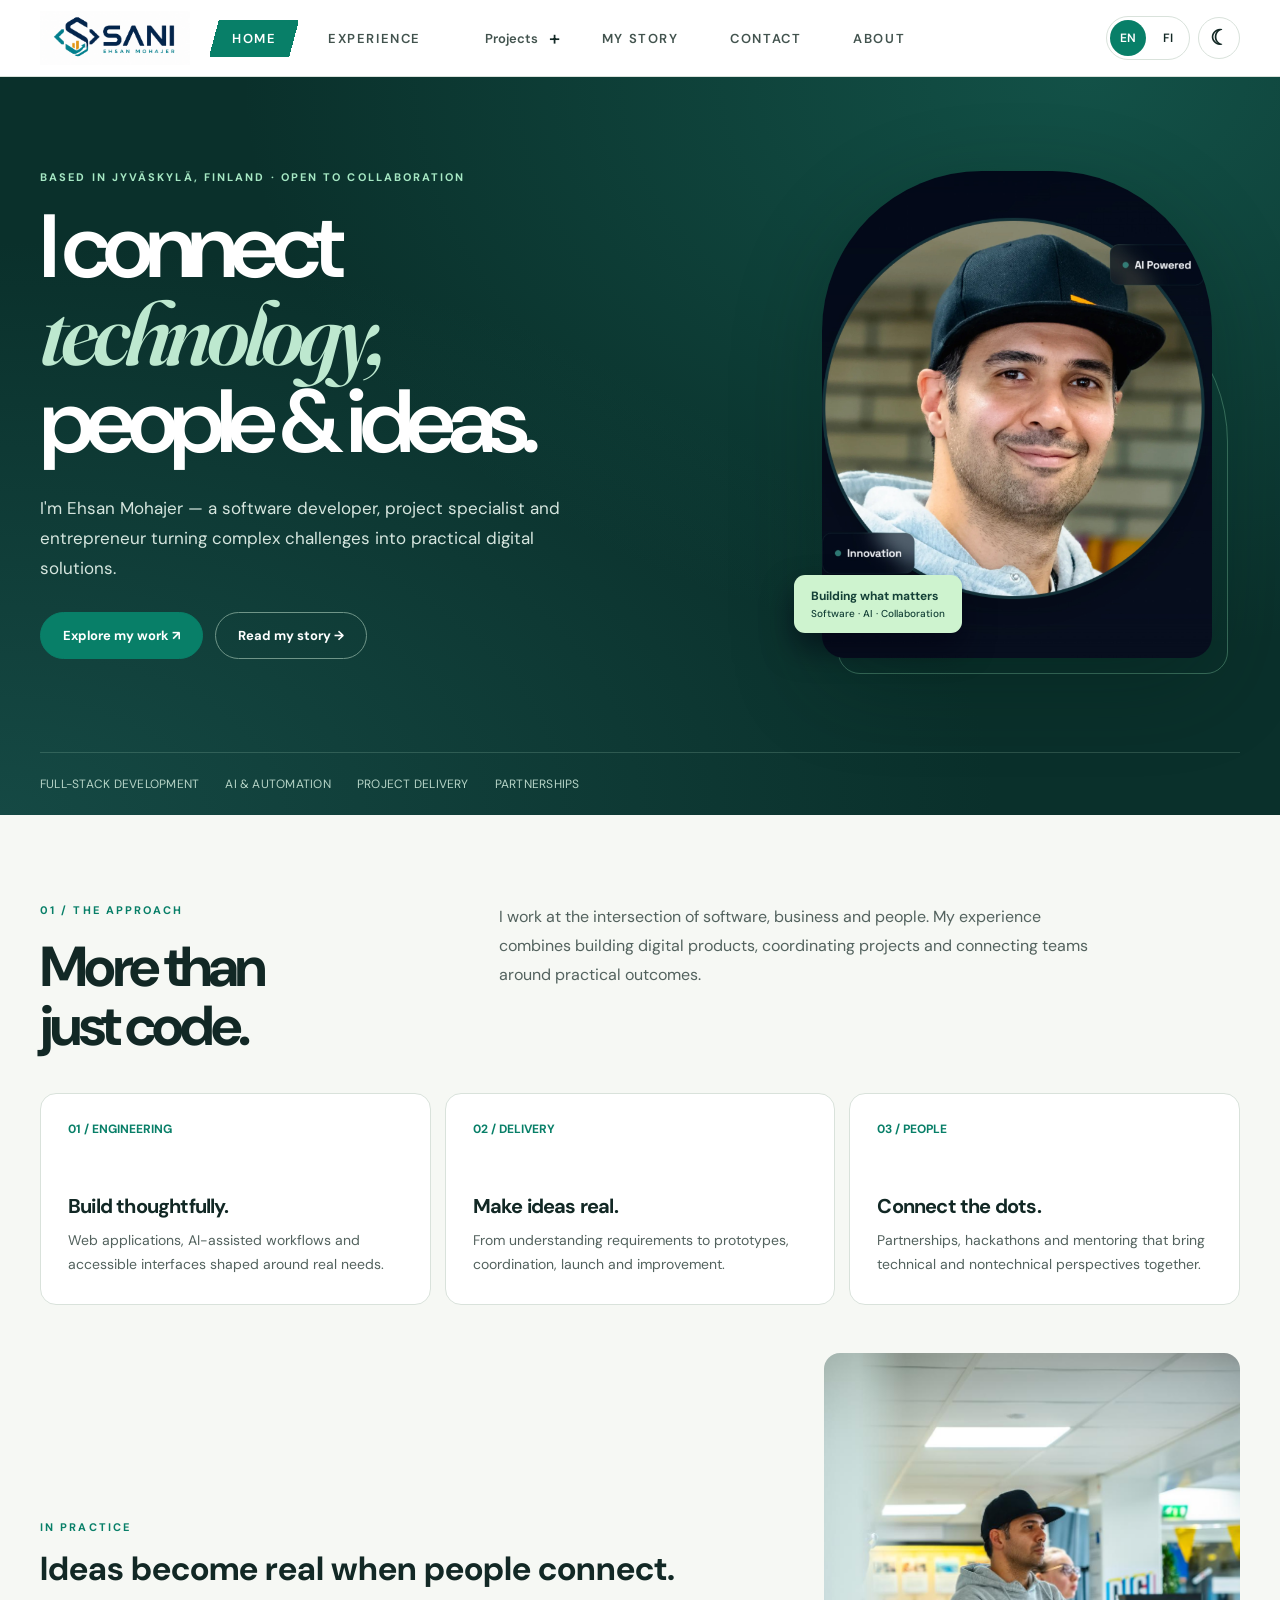
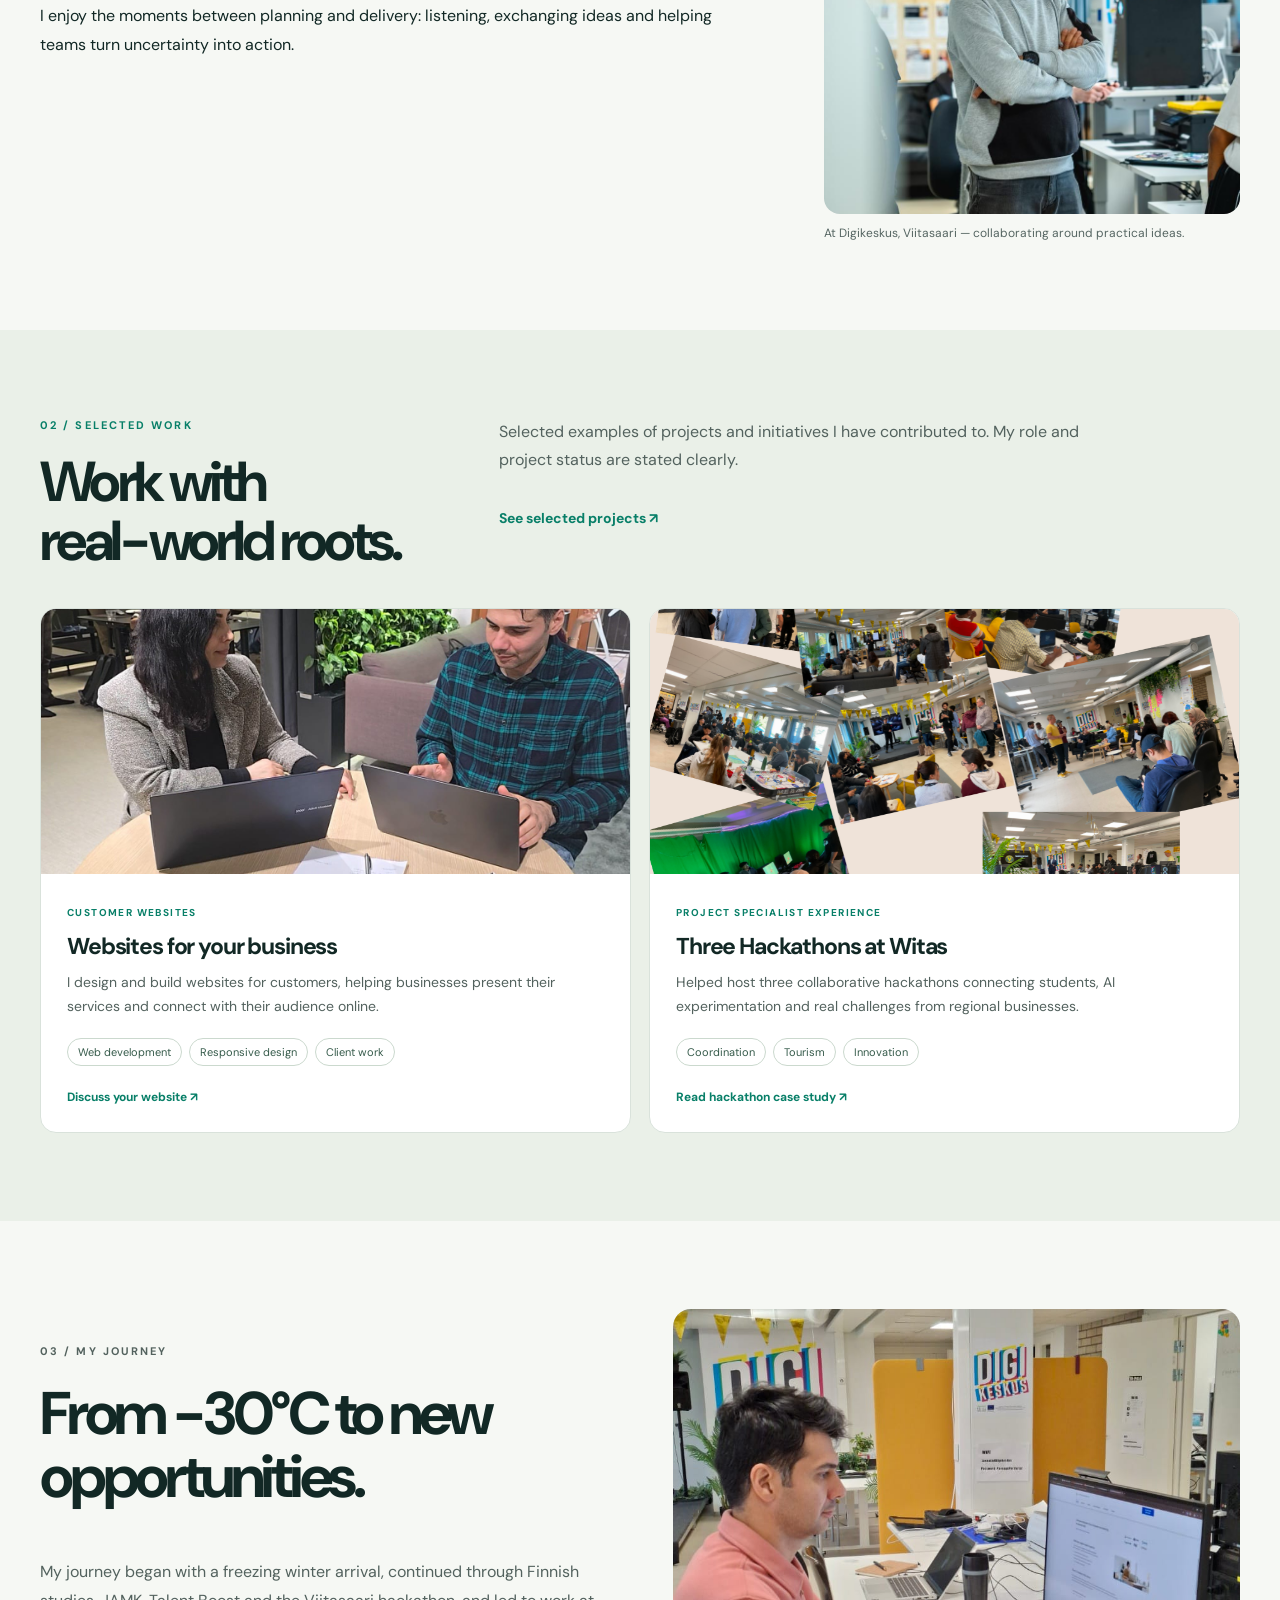
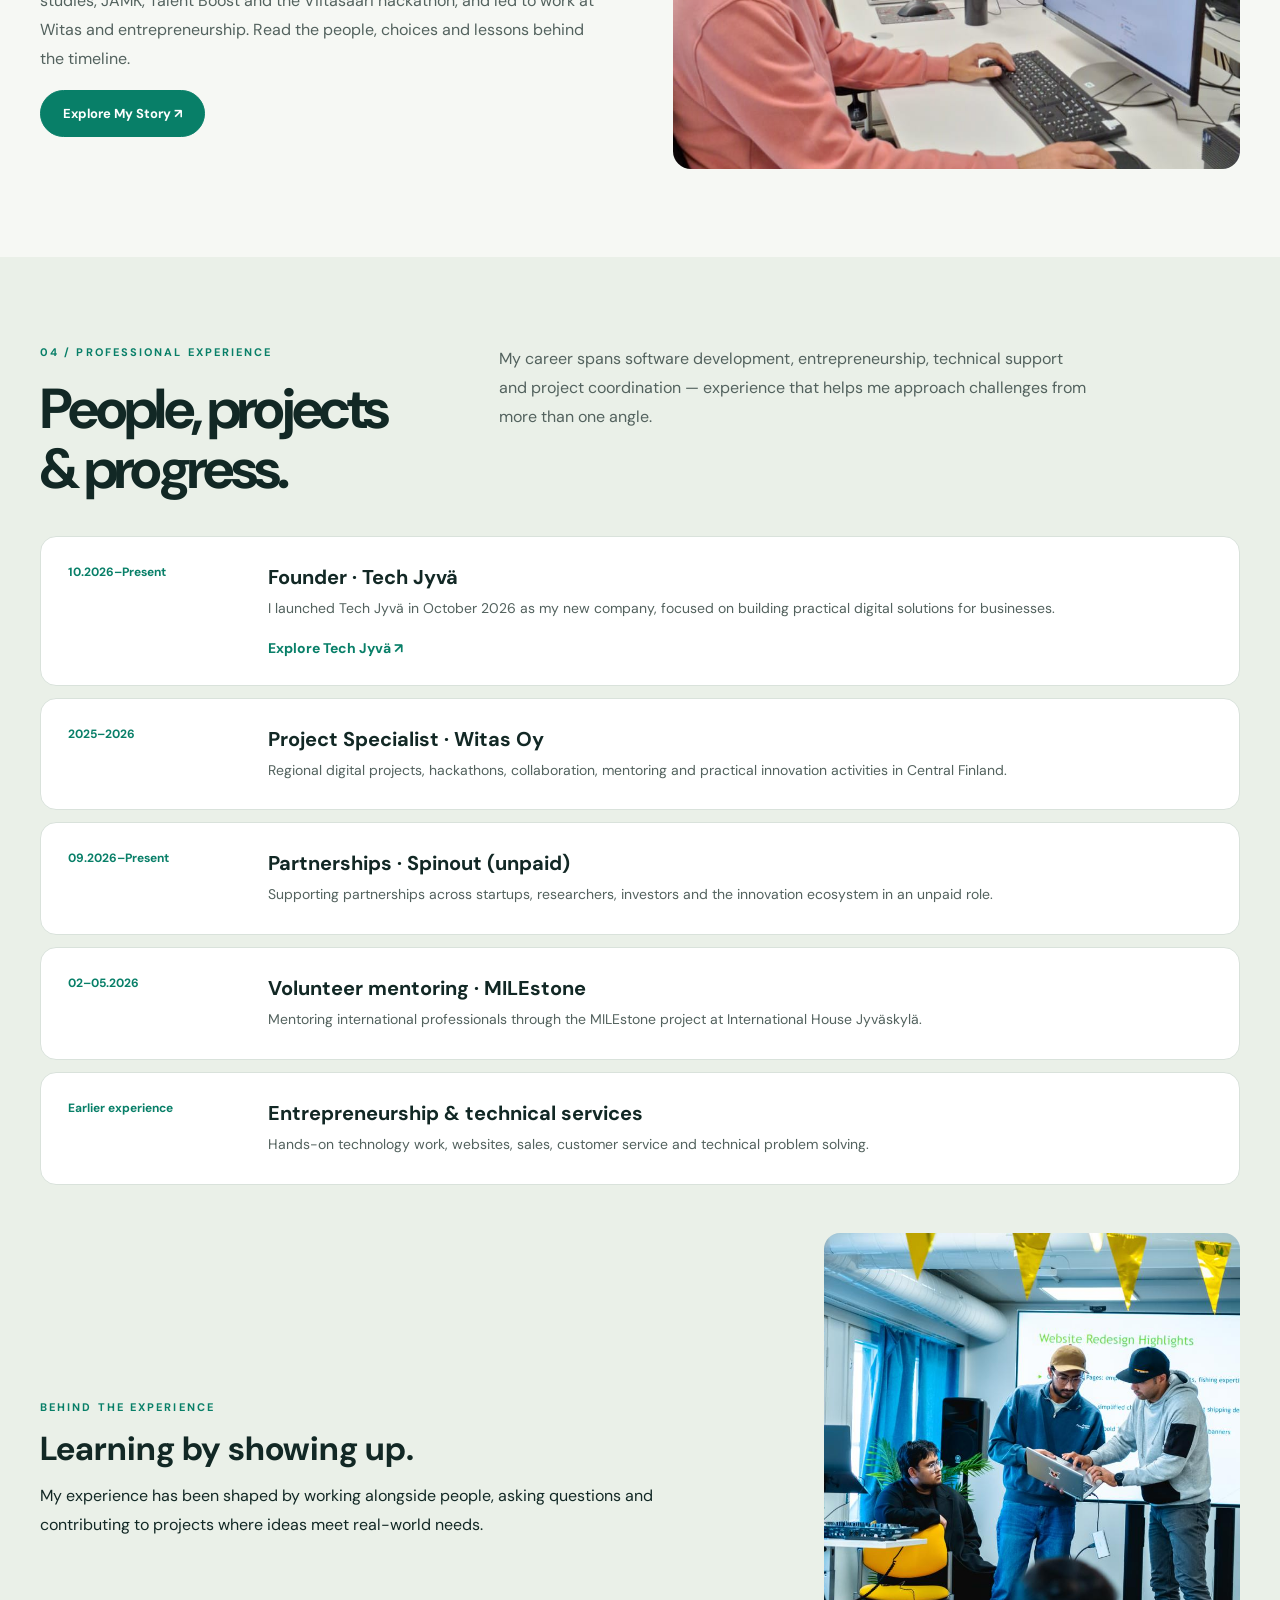
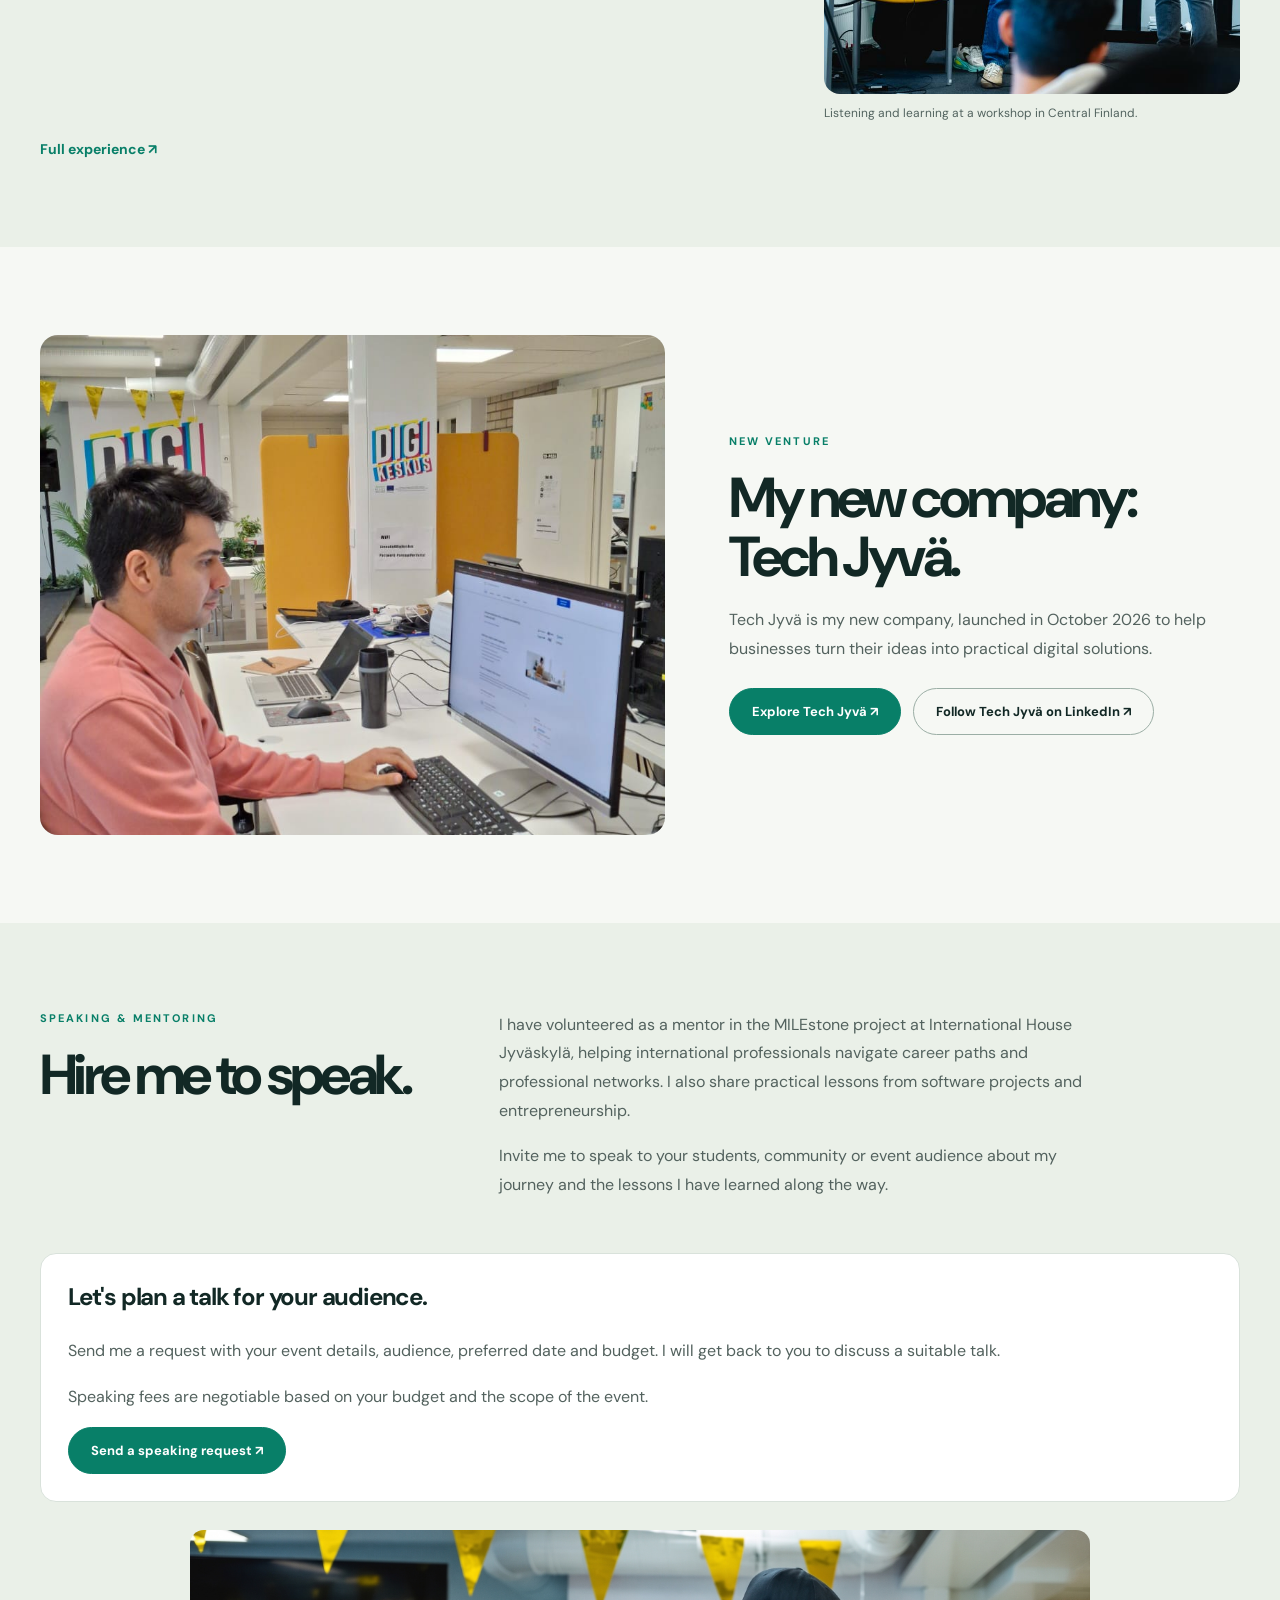
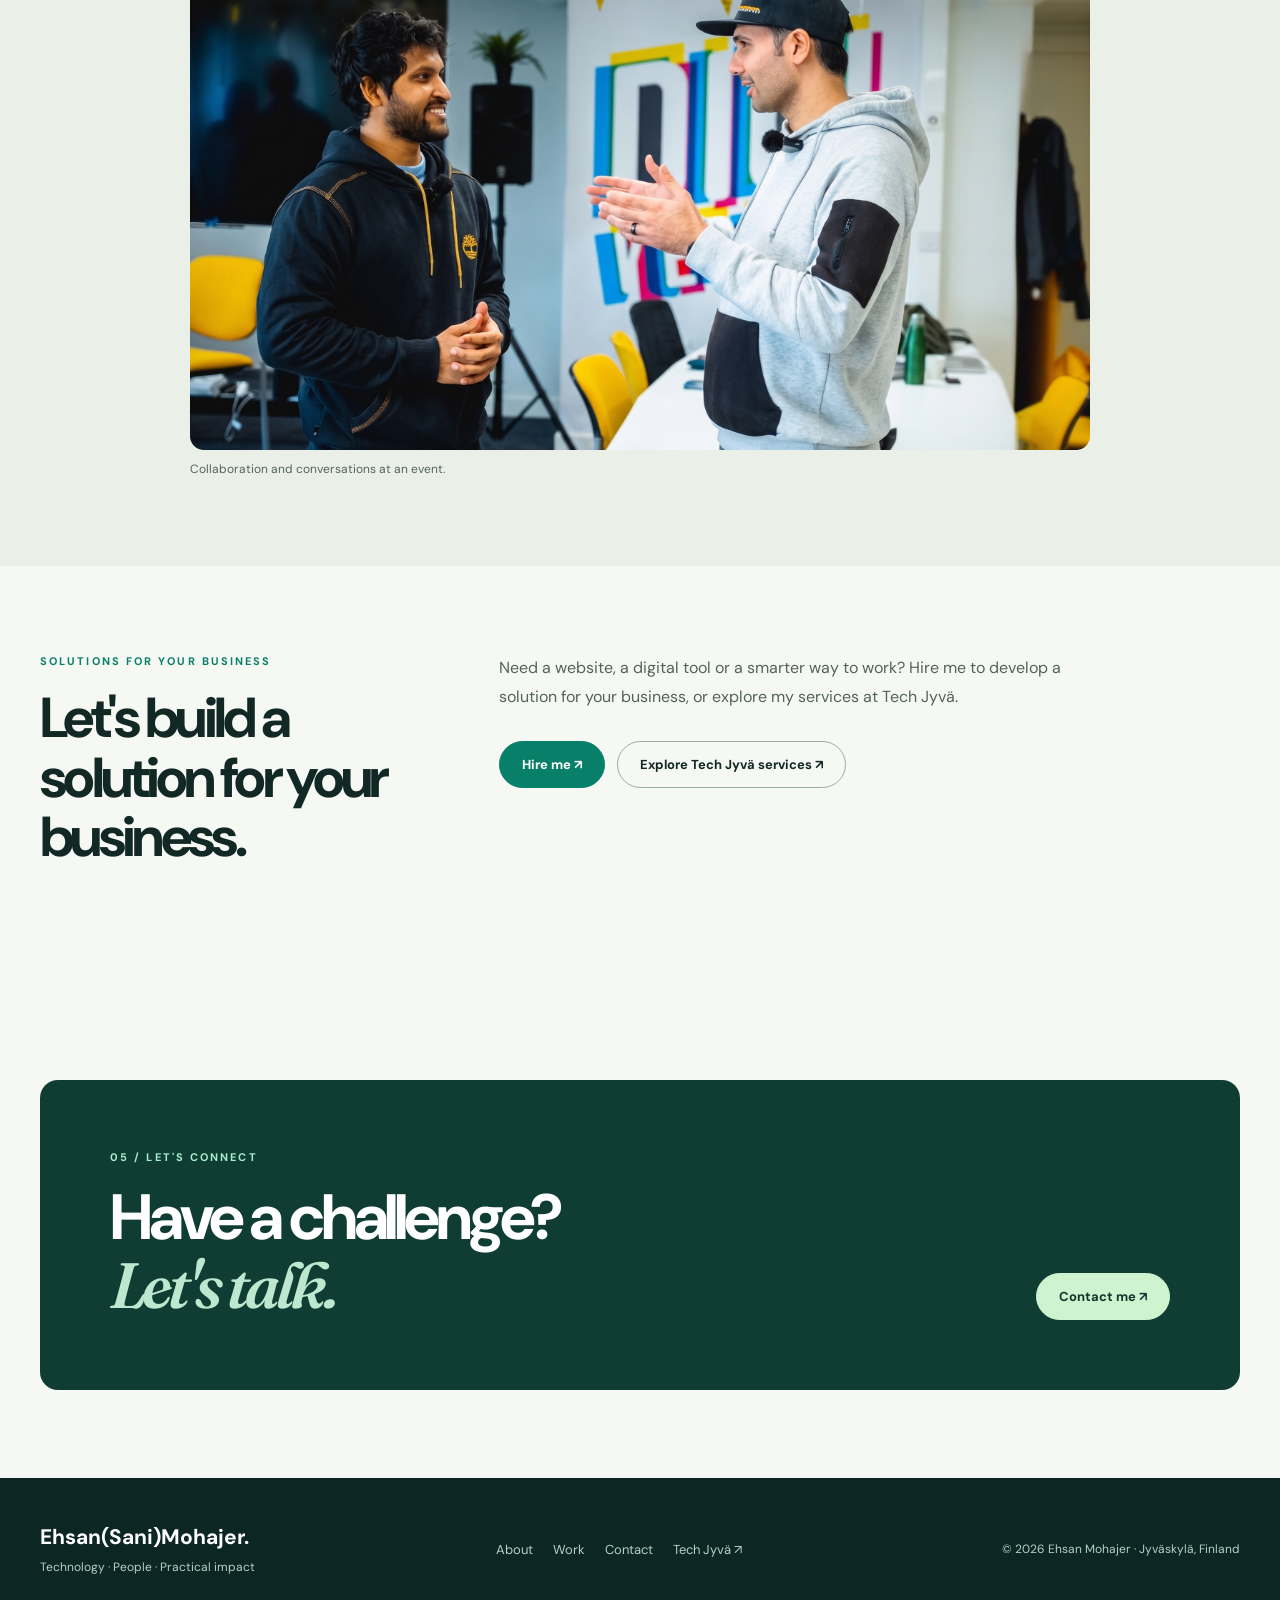
<file: index.html>
<!DOCTYPE html>

<html lang="en"><head><meta charset="utf-8"/><meta content="width=device-width,initial-scale=1" name="viewport"/><meta content="Ehsan Mohajer in Jyväskylä, Finland: software development, business solutions, student mentoring and talks about the journey to entrepreneurship." data-en="Ehsan Mohajer in Jyväskylä, Finland: software development, business solutions, student mentoring and talks about the journey to entrepreneurship." data-fi="Ehsan Mohajer Jyväskylässä: ohjelmistokehitystä, yritysratkaisuja, opiskelijoiden mentorointia ja puheenvuoroja yrittäjän polusta." name="description"/><meta content="#0a302b" name="theme-color"/><title data-en="Ehsan Mohajer | Software Developer, Entrepreneur &amp; Speaker" data-fi="Ehsan Mohajer | Ohjelmistokehittäjä, yrittäjä ja puhuja">Ehsan Mohajer | Software Developer, Entrepreneur &amp; Speaker</title><link href="assets/icons/icon-192.png" rel="icon"/><script src="preferences.js"></script><link href="https://fonts.googleapis.com" rel="preconnect"/><link crossorigin="" href="https://fonts.gstatic.com" rel="preconnect"/><link href="site.css" rel="stylesheet"/><link href="preferences.css" rel="stylesheet"/><link href="https://ehsanmohajer.fi/" rel="canonical"/><meta content="website" property="og:type"/><meta content="Ehsan Mohajer" property="og:site_name"/><meta content="Ehsan Mohajer | Software Developer, Entrepreneur &amp; Speaker" property="og:title"/><meta content="Ehsan Mohajer in Jyväskylä, Finland: software development, business solutions, student mentoring and talks about the journey to entrepreneurship." property="og:description"/><meta content="https://ehsanmohajer.fi/" property="og:url"/><meta content="https://ehsanmohajer.fi/assets/ehsan-mohajer-web.jpg" property="og:image"/><meta content="Ehsan Mohajer" property="og:image:alt"/><meta content="summary_large_image" name="twitter:card"/><script type="application/ld+json">{"@context": "https://schema.org", "@type": "WebPage", "name": "Ehsan Mohajer | Software Developer, Entrepreneur & Speaker", "description": "Ehsan Mohajer in Jyväskylä, Finland: software development, business solutions, student mentoring and talks about the journey to entrepreneurship.", "url": "https://ehsanmohajer.fi/", "isPartOf": {"@type": "WebSite", "name": "Ehsan Mohajer Portfolio", "url": "https://ehsanmohajer.fi/"}, "about": {"@type": "Person", "@id": "https://ehsanmohajer.fi/#ehsan", "name": "Ehsan Mohajer", "url": "https://ehsanmohajer.fi/", "jobTitle": "Software Developer and Entrepreneur", "image": "https://ehsanmohajer.fi/assets/ehsan-mohajer-web.jpg"}}</script><style>
/* New editorial photographs on homepage — index.html only */
.home-photo-row{display:grid;grid-template-columns:minmax(0,1.5fr) minmax(220px,.85fr);gap:clamp(20px,4vw,52px);align-items:center;margin-top:clamp(24px,4vw,48px)}
.home-photo-row.reverse{grid-template-columns:minmax(0,1.5fr) minmax(220px,.85fr)}
.home-photo-row.reverse .home-photo-copy{order:1}
.home-photo-row.reverse .home-photo-frame{order:2}
.section{padding:88px 0}
.home-photo-frame{margin:0;min-width:0}
.home-photo-frame img{display:block;width:100%;height:clamp(270px,36vw,480px);object-fit:cover;object-position:center 38%;border-radius:16px}
.home-photo-frame.portrait img{object-position:center 30%}
.home-photo-frame figcaption,.home-photo-gallery figcaption{margin-top:10px;font-size:12px;line-height:1.5;opacity:.7}
.home-photo-copy .eyebrow{margin-bottom:12px}
.home-photo-copy h3{font-size:clamp(22px,2.6vw,34px);line-height:1.15;margin:0 0 14px}
.home-photo-copy p{line-height:1.8;max-width:62ch}
.home-photo-gallery{display:grid;grid-template-columns:1fr 1fr;gap:14px;margin-top:28px}
.home-photo-gallery.single-photo{grid-template-columns:minmax(0,1fr);max-width:900px;margin-inline:auto}
.home-photo-gallery figure{margin:0;min-width:0}
.home-photo-gallery img{display:block;width:100%;height:clamp(210px,26vw,370px);object-fit:cover;border-radius:14px}
.home-photo-gallery.single-photo img{height:auto;max-height:520px}
.home-photo-gallery figure:first-child img{object-position:center 26%}
.home-photo-gallery figure:last-child img{object-position:center 35%}
@media(max-width:720px){.home-photo-row,.home-photo-row.reverse{grid-template-columns:1fr}.home-photo-row.reverse .home-photo-copy,.home-photo-row.reverse .home-photo-frame{order:initial}.home-photo-frame img{height:330px}.home-photo-gallery{grid-template-columns:1fr}.home-photo-gallery img{height:300px}}
@media(max-width:900px){.section{padding:58px 0}}
@media(max-width:600px){.section{padding:50px 0}}
</style></head><body><a class="skip" href="#main">Skip to content</a><header class="nav-shell"><div class="wrap nav"><a aria-label="Ehsan Mohajer homepage" class="brand plain" href="index.html"><img alt="SANI — Ehsan Mohajer" class="logo-light" decoding="async" height="929" src="assets/sani-logo.png" width="1693"/><img alt="SANI — Ehsan Mohajer" class="logo-dark" decoding="async" height="463" src="assets/sani-logo-dark.png" width="1377"/></a><nav aria-label="Main navigation" class="links" id="mainnav"><a aria-current="page" href="index.html">Home</a><a href="experience.html">Experience</a><div class="project-nav"><a href="projects.html">Projects</a><details class="project-menu"><summary><span aria-hidden="true">+</span><span class="sr-only">Projects submenu</span></summary><div class="nav-submenu"><a href="projects/hackathons.html">Hackathons</a></div></details></div><a href="my-story/" rel="noopener" target="_blank">My Story</a><a href="contact.html">Contact</a><a href="about.html">About</a></nav><div class="preferences"><div aria-label="Language" class="language-switch" role="group"><button aria-label="English" data-language="en" type="button">EN</button><button aria-label="Suomi" data-language="fi" type="button">FI</button></div><button aria-label="Switch to dark mode" aria-pressed="false" class="theme-toggle" data-theme-toggle="" type="button">☾</button></div><button aria-controls="mainnav" aria-expanded="false" aria-label="Toggle navigation" class="mobile-toggle" data-menu="" type="button">☰</button></div></header><main id="main" tabindex="-1"><section class="hero"><div class="wrap"><div class="hero-grid"><div><p class="eyebrow">Based in Jyväskylä, Finland · Open to collaboration</p><h1>I connect<br/><span class="serif">technology,</span><br/>people &amp; ideas.</h1><p class="lead">I'm Ehsan Mohajer — a software developer, project specialist and entrepreneur turning complex challenges into practical digital solutions.</p><div class="actions"><a class="button" href="projects.html">Explore my work ↗</a><a class="button ghost" href="my-story/" target="_blank">Read my story →</a></div></div><div class="portrait-box"><img alt="Portrait of Ehsan Mohajer" decoding="async" fetchpriority="high" height="1600" src="assets/ehsan-mohajer-web.jpg" width="1533"/><div class="mini-tag">Building what matters<span>Software · AI · Collaboration</span></div></div></div><div class="hero-meta"><span>FULL-STACK DEVELOPMENT</span><span>AI &amp; AUTOMATION</span><span>PROJECT DELIVERY</span><span>PARTNERSHIPS</span></div></div></section>
<section class="section"><div class="wrap"><div class="section-heading"><div><p class="eyebrow">01 / THE APPROACH</p><h2>More than<br/>just code.</h2></div><p>I work at the intersection of software, business and people. My experience combines building digital products, coordinating projects and connecting teams around practical outcomes.</p></div><div class="value-grid"><article class="value-card"><div class="num">01 / ENGINEERING</div><h3>Build thoughtfully.</h3><p>Web applications, AI-assisted workflows and accessible interfaces shaped around real needs.</p></article><article class="value-card"><div class="num">02 / DELIVERY</div><h3>Make ideas real.</h3><p>From understanding requirements to prototypes, coordination, launch and improvement.</p></article><article class="value-card"><div class="num">03 / PEOPLE</div><h3>Connect the dots.</h3><p>Partnerships, hackathons and mentoring that bring technical and nontechnical perspectives together.</p></article></div><div class="home-photo-row"><div class="home-photo-copy"><p class="eyebrow" data-en="IN PRACTICE" data-fi="KÄYTÄNNÖSSÄ">IN PRACTICE</p><h3 data-en="Ideas become real when people connect." data-fi="Ideat muuttuvat teoiksi ihmisten kohdatessa.">Ideas become real when people connect.</h3><p data-en="I enjoy the moments between planning and delivery: listening, exchanging ideas and helping teams turn uncertainty into action." data-fi="Pidän suunnittelun ja toteutuksen välisistä hetkistä: kuuntelemisesta, ajatusten vaihtamisesta ja tiimien auttamisesta kohti käytännön tekemistä.">I enjoy the moments between planning and delivery: listening, exchanging ideas and helping teams turn uncertainty into action.</p></div><figure class="home-photo-frame portrait"><img alt="Ehsan during a workshop at Digikeskus in Viitasaari" decoding="async" height="1488" loading="lazy" src="assets/ehsan-hackathon-portrait.jpg" width="992"/><figcaption data-en="At Digikeskus, Viitasaari — collaborating around practical ideas." data-fi="Digikeskuksessa Viitasaarella – yhteistyötä käytännön ideoiden parissa.">At Digikeskus, Viitasaari — collaborating around practical ideas.</figcaption></figure></div></div></section>
<section class="section soft"><div class="wrap"><div class="section-heading"><div><p class="eyebrow">02 / SELECTED WORK</p><h2>Work with<br/>real-world roots.</h2></div><div><p>Selected examples of projects and initiatives I have contributed to. My role and project status are stated clearly.</p><a class="more-link" href="projects.html">See selected projects ↗</a></div></div><div class="project-grid"><article class="project-card"><div class="project-visual"><img alt="Illustration of a custom website on desktop and mobile screens" decoding="async" height="984" loading="lazy" src="my-story/negotiate.jpeg" width="1427"/></div><div class="project-body"><span class="project-flag">Customer websites</span><h3>Websites for your business</h3><p>I design and build websites for customers, helping businesses present their services and connect with their audience online.</p><div class="pills"><span class="pill">Web development</span><span class="pill">Responsive design</span><span class="pill">Client work</span></div><a class="more" href="contact.html">Discuss your website ↗</a></div></article><article class="project-card"><div class="project-visual"><img alt="Participants and teams gathered at a hackathon in Viitasaari" decoding="async" height="900" src="my-story/HackathonVol4-01.png" width="1600"/></div><div class="project-body"><span class="project-flag">Project specialist experience</span><h3>Three Hackathons at Witas</h3><p>Helped host three collaborative hackathons connecting students, AI experimentation and real challenges from regional businesses.</p><div class="pills"><span class="pill">Coordination</span><span class="pill">Tourism</span><span class="pill">Innovation</span></div><a class="more" href="projects/hackathons.html">Read hackathon case study ↗</a></div></article></div></div></section>
<section class="section"><div class="wrap feature"><div><p class="eyebrow">03 / MY JOURNEY</p><h2>From −30°C to new opportunities.</h2><p>My journey began with a freezing winter arrival, continued through Finnish studies, JAMK, Talent Boost and the Viitasaari hackathon, and led to work at Witas and entrepreneurship. Read the people, choices and lessons behind the timeline.</p><a class="button" href="my-story/">Explore My Story ↗</a></div><img alt="Group at a hackathon in Central Finland" class="feature-image" decoding="async" height="900" loading="lazy" src="my-story/ehsanwitas.jpg" width="1600"/></div></section>
<section class="section soft"><div class="wrap"><div class="section-heading"><div><p class="eyebrow">04 / PROFESSIONAL EXPERIENCE</p><h2>People, projects<br/>&amp; progress.</h2></div><p>My career spans software development, entrepreneurship, technical support and project coordination — experience that helps me approach challenges from more than one angle.</p></div><div class="timeline"><article class="timeline-card"><div class="date">10.2026&ndash;Present</div><div><h3>Founder &middot; Tech Jyvä</h3><p>I launched Tech Jyvä in October 2026 as my new company, focused on building practical digital solutions for businesses.</p><a class="more-link" href="https://techjyva.fi/" rel="noopener" target="_blank">Explore Tech Jyvä ↗</a></div></article><article class="timeline-card"><div class="date">2025–2026</div><div><h3>Project Specialist · Witas Oy</h3><p>Regional digital projects, hackathons, collaboration, mentoring and practical innovation activities in Central Finland.</p></div></article><article class="timeline-card"><div class="date">09.2026–Present</div><div><h3>Partnerships · Spinout (unpaid)</h3><p>Supporting partnerships across startups, researchers, investors and the innovation ecosystem in an unpaid role.</p></div></article><article class="timeline-card"><div class="date">02–05.2026</div><div><h3>Volunteer mentoring · MILEstone</h3><p>Mentoring international professionals through the MILEstone project at International House Jyväskylä.</p></div></article><article class="timeline-card"><div class="date">Earlier experience</div><div><h3>Entrepreneurship &amp; technical services</h3><p>Hands-on technology work, websites, sales, customer service and technical problem solving.</p></div></article></div><div class="home-photo-row reverse"><div class="home-photo-copy"><p class="eyebrow" data-en="BEHIND THE EXPERIENCE" data-fi="KOKEMUKSEN TAKANA">BEHIND THE EXPERIENCE</p><h3 data-en="Learning by showing up." data-fi="Oppimista osallistumalla.">Learning by showing up.</h3><p data-en="My experience has been shaped by working alongside people, asking questions and contributing to projects where ideas meet real-world needs." data-fi="Kokemustani ovat muovanneet työskentely muiden kanssa, kysymysten esittäminen ja osallistuminen hankkeisiin, joissa ideat kohtaavat todelliset tarpeet.">My experience has been shaped by working alongside people, asking questions and contributing to projects where ideas meet real-world needs.</p></div><figure class="home-photo-frame portrait"><img alt="Ehsan listening during a professional workshop" decoding="async" height="1488" loading="lazy" src="assets/ehsan-workshop-listening.jpg" width="992"/><figcaption data-en="Listening and learning at a workshop in Central Finland." data-fi="Kuuntelemassa ja oppimassa työpajassa Keski-Suomessa.">Listening and learning at a workshop in Central Finland.</figcaption></figure></div><a class="more-link" href="experience.html">Full experience ↗</a></div></section>
<section class="section" id="new-venture"><div class="wrap"><div class="venture-layout"><img class="venture-photo" src="assets/ehsanwitas.jpg" alt="Ehsan in Viitasaari" width="900" height="1600" loading="lazy" decoding="async"/><div class="venture-copy"><div class="section-heading"><div><p class="eyebrow">NEW VENTURE</p><h2>My new company: Tech Jyvä.</h2></div><div><p>Tech Jyvä is my new company, launched in October 2026 to help businesses turn their ideas into practical digital solutions.</p><div class="actions"><a class="button" href="https://techjyva.fi/" rel="noopener" target="_blank">Explore Tech Jyvä ↗</a><a class="button ghost" href="https://www.linkedin.com/company/techjyva" rel="noopener" target="_blank">Follow Tech Jyvä on LinkedIn ↗</a></div></div></div></div></div></div></section><section class="section soft" id="speaking"><div class="wrap"><div class="section-heading"><div><p class="eyebrow">SPEAKING &amp; MENTORING</p><h2>Hire me to speak.</h2></div><div><p>I have volunteered as a mentor in the MILEstone project at International House Jyväskylä, helping international professionals navigate career paths and professional networks. I also share practical lessons from software projects and entrepreneurship.</p><p>Invite me to speak to your students, community or event audience about my journey and the lessons I have learned along the way.</p></div></div><div class="text-panel"><h3>Let's plan a talk for your audience.</h3><p>Send me a request with your event details, audience, preferred date and budget. I will get back to you to discuss a suitable talk.</p><p>Speaking fees are negotiable based on your budget and the scope of the event.</p><a class="button" href="mailto:ehsanmohajer.fi@gmail.com?subject=Speaking%20request&amp;body=Hi%20Ehsan%2C%0A%0AI%20would%20like%20to%20invite%20you%20to%20speak%20at%20our%20event.%0A%0AEvent%20%2F%20organization%3A%0AAudience%3A%0APreferred%20date%3A%0ALocation%20%2F%20online%3A%0ATopic%20or%20goals%3A%0AAvailable%20budget%3A%0A%0AThank%20you%21">Send a speaking request ↗</a></div><div class="home-photo-gallery single-photo"><figure><img alt="Ehsan speaking with a colleague during a collaborative workshop" decoding="async" height="1664" loading="lazy" src="assets/sani-collaboration.jpg" width="2516"/><figcaption data-en="Collaboration and conversations at an event." data-fi="Yhteistyötä ja keskustelua tapahtumassa.">Collaboration and conversations at an event.</figcaption></figure></div></div></section>
<section class="section" id="business-solutions"><div class="wrap"><div class="section-heading"><div><p class="eyebrow">SOLUTIONS FOR YOUR BUSINESS</p><h2>Let's build a solution for your business.</h2></div><div><p>Need a website, a digital tool or a smarter way to work? Hire me to develop a solution for your business, or explore my services at Tech Jyvä.</p><div class="actions"><a class="button" href="contact.html">Hire me ↗</a><a class="button ghost" href="https://techjyva.fi/" rel="noopener" target="_blank">Explore Tech Jyvä services ↗</a></div></div></div></div></section>
<section class="section"><div class="wrap"><div class="cta-panel"><div><p class="eyebrow" style="color:#a7eecb">05 / LET'S CONNECT</p><h2>Have a challenge?<br/><span class="serif">Let's talk.</span></h2></div><a class="button" href="contact.html">Contact me ↗</a></div></div></section></main><footer class="footer"><div class="wrap footer-grid"><div><strong style="font-size:21px;color:white">Ehsan(Sani)Mohajer.</strong><p style="font-size:12px;margin:8px 0 0">Technology · People · Practical impact</p></div><div><a href="about.html">About</a><a href="projects.html">Work</a><a href="contact.html">Contact</a><a href="https://techjyva.fi/" rel="noopener" target="_blank">Tech Jyvä ↗</a></div><small>© 2026 Ehsan Mohajer · Jyväskylä, Finland</small></div></footer><button aria-label="Back to top" class="back-top" data-back-top="" hidden="" type="button">↑</button><script defer="" src="translations.js"></script><script defer="" src="site.js"></script><script>/* Translate only the new homepage photo captions and copy. */
(() => {
  const update = lang => document.querySelectorAll('[data-en][data-fi]').forEach(el => {
    el.textContent = el.getAttribute(lang === 'fi' ? 'data-fi' : 'data-en');
  });
  document.querySelectorAll('[data-language]').forEach(button => {
    button.addEventListener('click', () => update(button.dataset.language));
  });
  document.addEventListener('DOMContentLoaded', () => update(document.documentElement.lang === 'fi' ? 'fi' : 'en'));
})();</script></body></html>
</file>
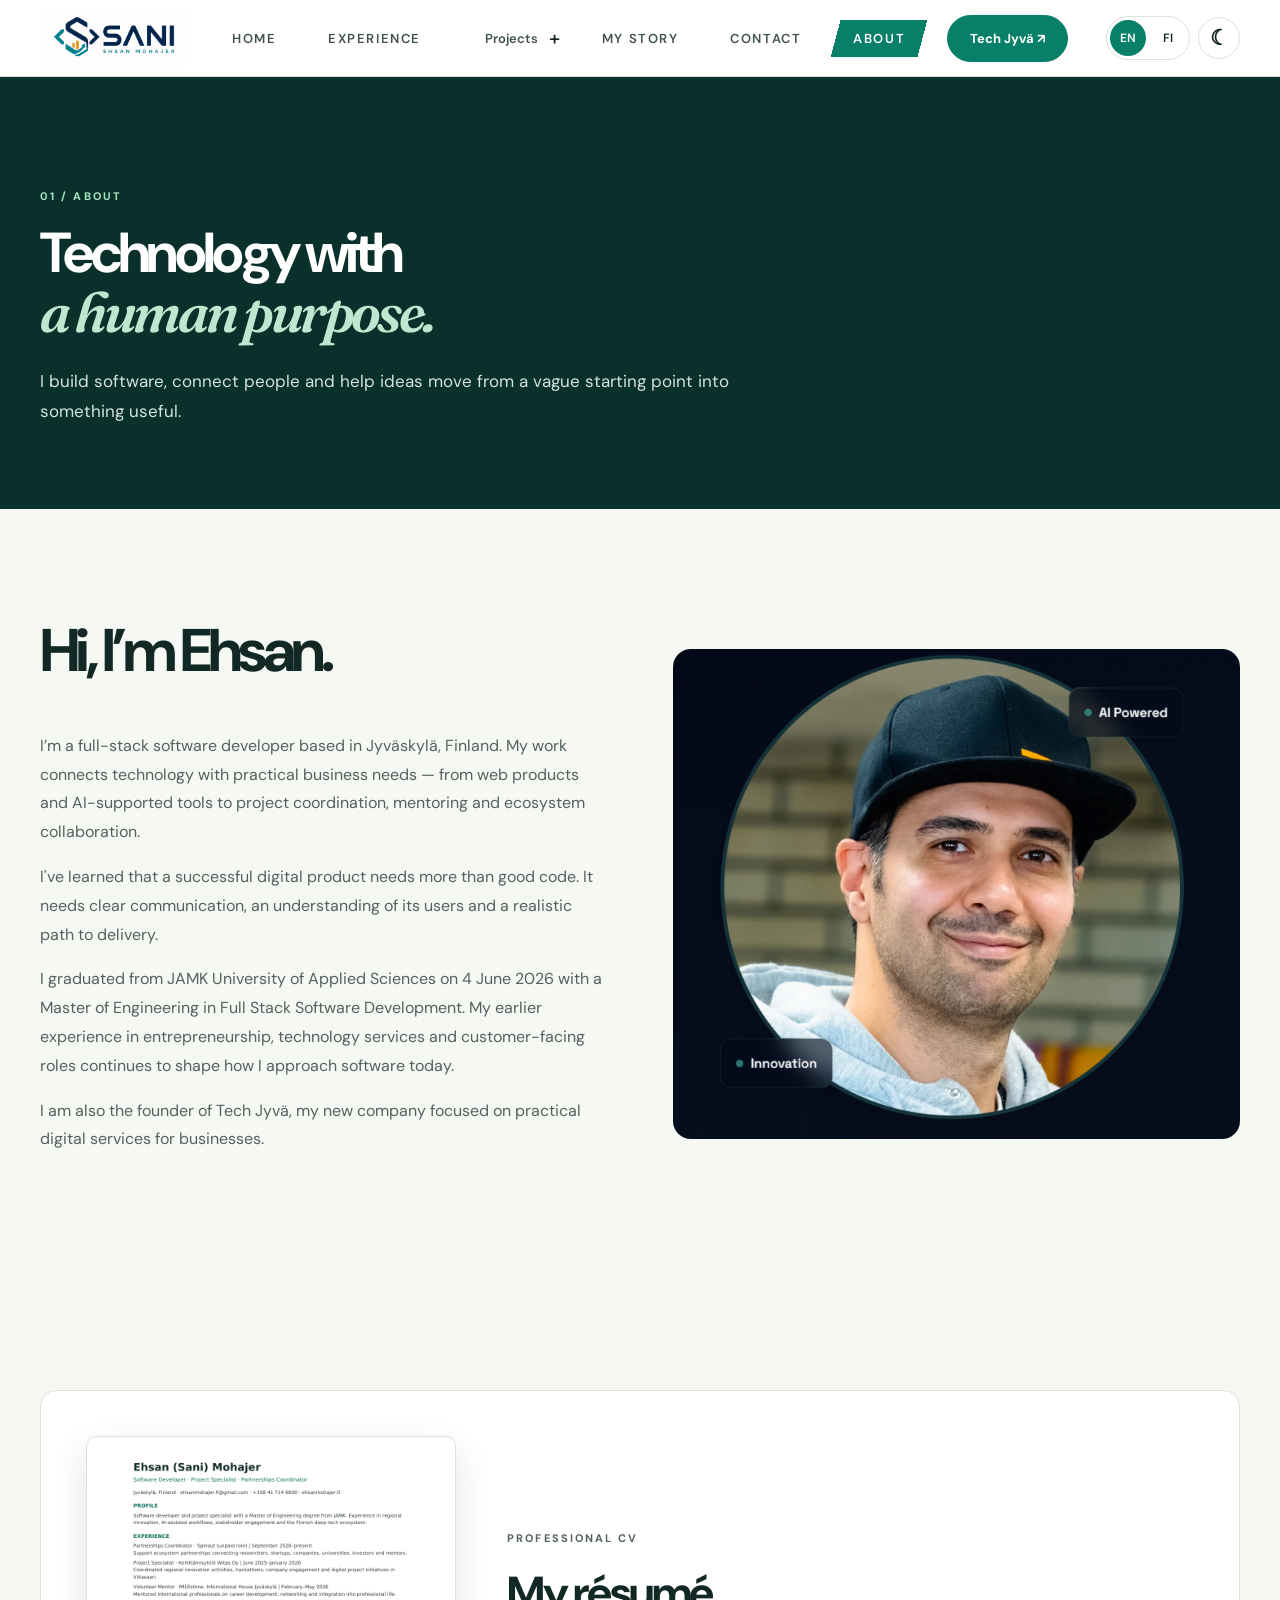
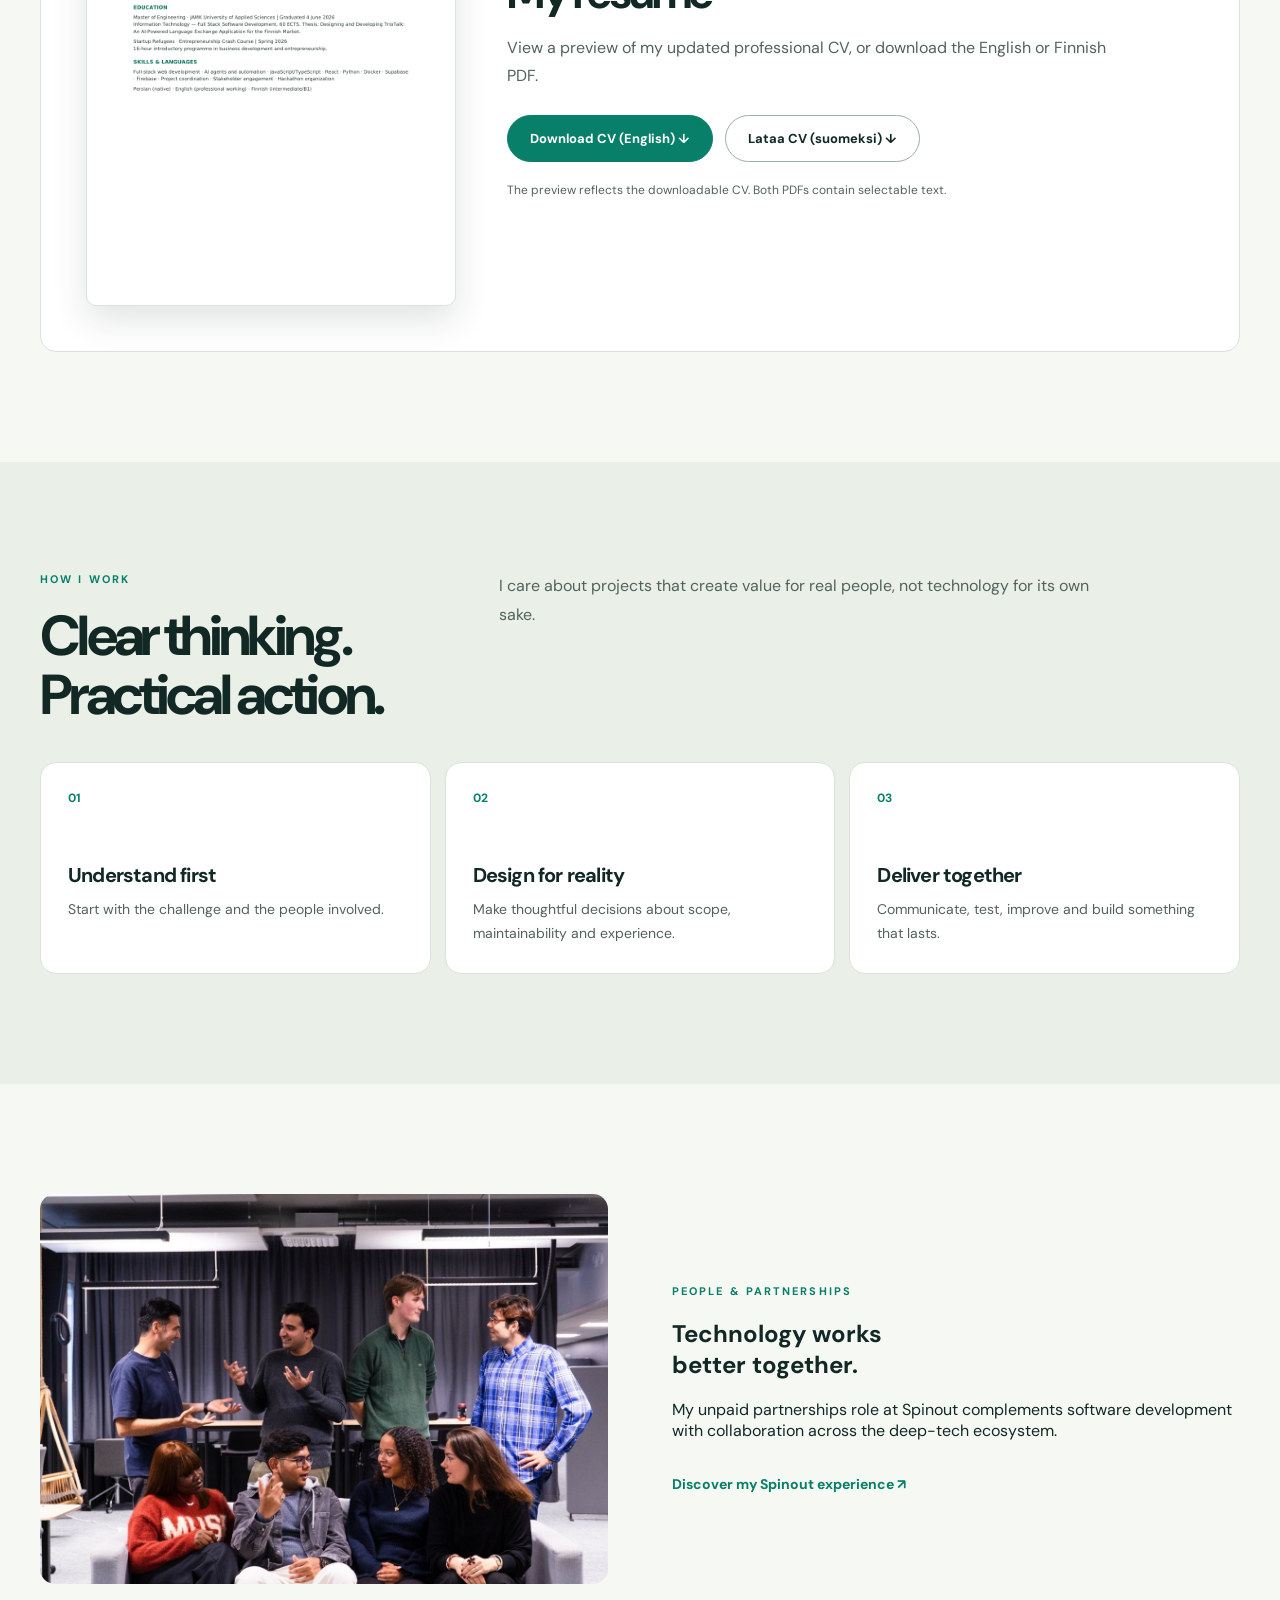
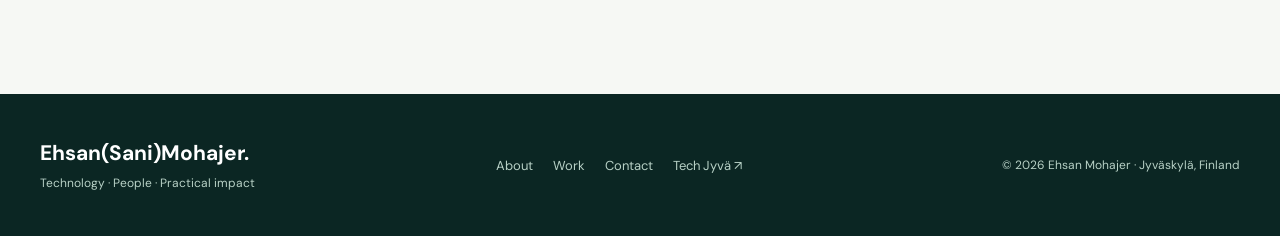
<file: about.html>
<!doctype html><html lang="en"><head><meta charset="utf-8"><meta name="viewport" content="width=device-width,initial-scale=1"><meta name="description" data-en="Meet Ehsan Mohajer, a full-stack software developer in Jyväskylä connecting technology, business needs and people through practical digital solutions." data-fi="Tutustu Ehsan Mohajeriin, Jyväskylässä toimivaan full-stack-ohjelmistokehittäjään, joka yhdistää teknologian, liiketoiminnan ja ihmiset." content="Meet Ehsan Mohajer, a full-stack software developer in Jyväskylä connecting technology, business needs and people through practical digital solutions."><meta name="theme-color" content="#0a302b"><title data-en="About Ehsan Mohajer | Software Developer in Finland" data-fi="Tietoa Ehsan Mohajerista | Ohjelmistokehittäjä Suomessa">About Ehsan Mohajer | Software Developer in Finland</title><link rel="icon" href="assets/icons/icon-192.png"><script src="preferences.js"></script><link rel="preconnect" href="https://fonts.googleapis.com"><link rel="preconnect" href="https://fonts.gstatic.com" crossorigin><link rel="stylesheet" href="site.css"><link rel="stylesheet" href="cv-showcase.css"><link rel="stylesheet" href="preferences.css"><link rel="canonical" href="https://ehsanmohajer.fi/about.html"><meta property="og:type" content="website"><meta property="og:site_name" content="Ehsan Mohajer"><meta property="og:title" content="About Ehsan Mohajer | Software Developer in Finland"><meta property="og:description" content="Meet Ehsan Mohajer, a full-stack software developer in Jyväskylä connecting technology, business needs and people through practical digital solutions."><meta property="og:url" content="https://ehsanmohajer.fi/about.html"><meta property="og:image" content="https://ehsanmohajer.fi/assets/ehsan-mohajer-web.jpg"><meta property="og:image:alt" content="Ehsan Mohajer"><meta name="twitter:card" content="summary_large_image"><script type="application/ld+json">{"@context": "https://schema.org", "@type": "WebPage", "name": "About Ehsan Mohajer | Software Developer in Finland", "description": "Meet Ehsan Mohajer, a full-stack software developer in Jyväskylä connecting technology, business needs and people through practical digital solutions.", "url": "https://ehsanmohajer.fi/about.html", "isPartOf": {"@type": "WebSite", "name": "Ehsan Mohajer Portfolio", "url": "https://ehsanmohajer.fi/"}, "about": {"@type": "Person", "@id": "https://ehsanmohajer.fi/#ehsan", "name": "Ehsan Mohajer", "url": "https://ehsanmohajer.fi/", "jobTitle": "Software Developer and Entrepreneur", "image": "https://ehsanmohajer.fi/assets/ehsan-mohajer-web.jpg"}}</script><link href="spinout.css" rel="stylesheet"/></head><body><a href="#main" class="skip">Skip to content</a><header class="nav-shell"><div class="wrap nav"><a class="brand plain" href="index.html" aria-label="Ehsan Mohajer homepage"><img class="logo-light" src="assets/sani-logo.png" alt="SANI — Ehsan Mohajer" width="1693" height="929" decoding="async"><img class="logo-dark" src="assets/sani-logo-dark.png" alt="SANI — Ehsan Mohajer" width="1377" height="463" decoding="async"></a><nav class="links" id="mainnav" aria-label="Main navigation"><a href="index.html" >Home</a><a href="experience.html" >Experience</a><div class="project-nav"><a href="projects.html" >Projects</a><details class="project-menu"><summary><span aria-hidden="true">+</span><span class="sr-only">Projects submenu</span></summary><div class="nav-submenu"><a href="projects/hackathons.html">Hackathons</a></div></details></div><a href="my-story/" target="_blank" rel="noopener">My Story</a><a href="contact.html" >Contact</a><a href="about.html" aria-current=page>About</a></nav><a class="nav-cta" href="https://techjyva.fi/" target="_blank" rel="noopener">Tech Jyvä ↗</a><div class="preferences"><div class="language-switch" role="group" aria-label="Language"><button type="button" data-language="en" aria-label="English">EN</button><button type="button" data-language="fi" aria-label="Suomi">FI</button></div><button type="button" class="theme-toggle" data-theme-toggle aria-label="Switch to dark mode" aria-pressed="false">☾</button></div><button type="button" data-menu class="mobile-toggle" aria-controls="mainnav" aria-expanded="false" aria-label="Toggle navigation">☰</button></div></header><main id="main" tabindex="-1"><section class="page-head"><div class="wrap"><p class="eyebrow">01 / ABOUT</p><h1>Technology with<br><span class="serif">a human purpose.</span></h1><p class="intro">I build software, connect people and help ideas move from a vague starting point into something useful.</p></div></section><section class="section"><div class="wrap feature"><div><h2>Hi, I’m Ehsan.</h2><p>I’m a full-stack software developer based in Jyväskylä, Finland. My work connects technology with practical business needs — from web products and AI-supported tools to project coordination, mentoring and ecosystem collaboration.</p><p>I've learned that a successful digital product needs more than good code. It needs clear communication, an understanding of its users and a realistic path to delivery.</p><p>I graduated from JAMK University of Applied Sciences on 4 June 2026 with a Master of Engineering in Full Stack Software Development. My earlier experience in entrepreneurship, technology services and customer-facing roles continues to shape how I approach software today.</p><p>I am also the founder of Tech Jyvä, my new company focused on practical digital services for businesses.</p></div><img class="block-photo" src="assets/ehsan-mohajer-web.jpg" alt="Ehsan Mohajer" loading="lazy" width="1533" height="1600" decoding="async"></div></section><section class="section" id="cv-download"><div class="wrap"><div class="cv-showcase cv-about-showcase text-panel"><div class="cv-document-previews"><a href="assets/Ehsan-Mohajer-CV-EN.pdf" target="_blank" rel="noopener" aria-label="Preview English CV PDF"><img class="cv-document-image cv-document-en" src="assets/cv-preview-en.png" alt="Preview of Ehsan Mohajer's English professional CV" width="813" height="1150" loading="lazy" decoding="async"></a><a href="assets/Ehsan-Mohajer-CV-FI.pdf" target="_blank" rel="noopener" aria-label="Preview Finnish CV PDF"><img class="cv-document-image cv-document-fi" src="assets/cv-preview-fi.png" alt="Ehsan Mohajerin suomenkielisen CV:n esikatselu" width="813" height="1150" loading="lazy" decoding="async"></a></div><div class="cv-copy"><p class="eyebrow">Professional CV</p><h2>My résumé</h2><p>View a preview of my updated professional CV, or download the English or Finnish PDF.</p><div class="cv-actions"><a class="button" href="assets/Ehsan-Mohajer-CV-EN.pdf" download>Download CV (English) ↓</a><a class="button ghost" href="assets/Ehsan-Mohajer-CV-FI.pdf" download>Lataa CV (suomeksi) ↓</a></div><p class="cv-preview-note">The preview reflects the downloadable CV. Both PDFs contain selectable text.</p></div></div></div></section><section class="section soft"><div class="wrap"><div class="section-heading"><div><p class="eyebrow">HOW I WORK</p><h2>Clear thinking.<br>Practical action.</h2></div><p>I care about projects that create value for real people, not technology for its own sake.</p></div><div class="value-grid"><article class="value-card"><div class="num">01</div><h3>Understand first</h3><p>Start with the challenge and the people involved.</p></article><article class="value-card"><div class="num">02</div><h3>Design for reality</h3><p>Make thoughtful decisions about scope, maintainability and experience.</p></article><article class="value-card"><div class="num">03</div><h3>Deliver together</h3><p>Communicate, test, improve and build something that lasts.</p></article></div></div></section><section class="section spinout-about"><div class="wrap spinout-about-layout"><img src="assets/spinout/spinout-collaboration.jpg" alt="Team conversation at Spinout" width="1200" height="1800" loading="lazy" decoding="async"/><div><p class="eyebrow">PEOPLE &amp; PARTNERSHIPS</p><h2>Technology works<br/>better together.</h2><p>My unpaid partnerships role at Spinout complements software development with collaboration across the deep-tech ecosystem.</p><a class="more-link" href="experience.html#spinout-team">Discover my Spinout experience ↗</a></div></div></section></main><footer class="footer"><div class="wrap footer-grid"><div><strong style="font-size:21px;color:white">Ehsan(Sani)Mohajer.</strong><p style="font-size:12px;margin:8px 0 0">Technology · People · Practical impact</p></div><div><a href="about.html">About</a><a href="projects.html">Work</a><a href="contact.html">Contact</a><a href="https://techjyva.fi/" target="_blank" rel="noopener">Tech Jyvä ↗</a></div><small>© 2026 Ehsan Mohajer · Jyväskylä, Finland</small></div></footer><button type="button" class="back-top" data-back-top aria-label="Back to top" hidden>↑</button><script src="translations.js" defer></script><script src="site.js" defer></script></body></html>
</file>
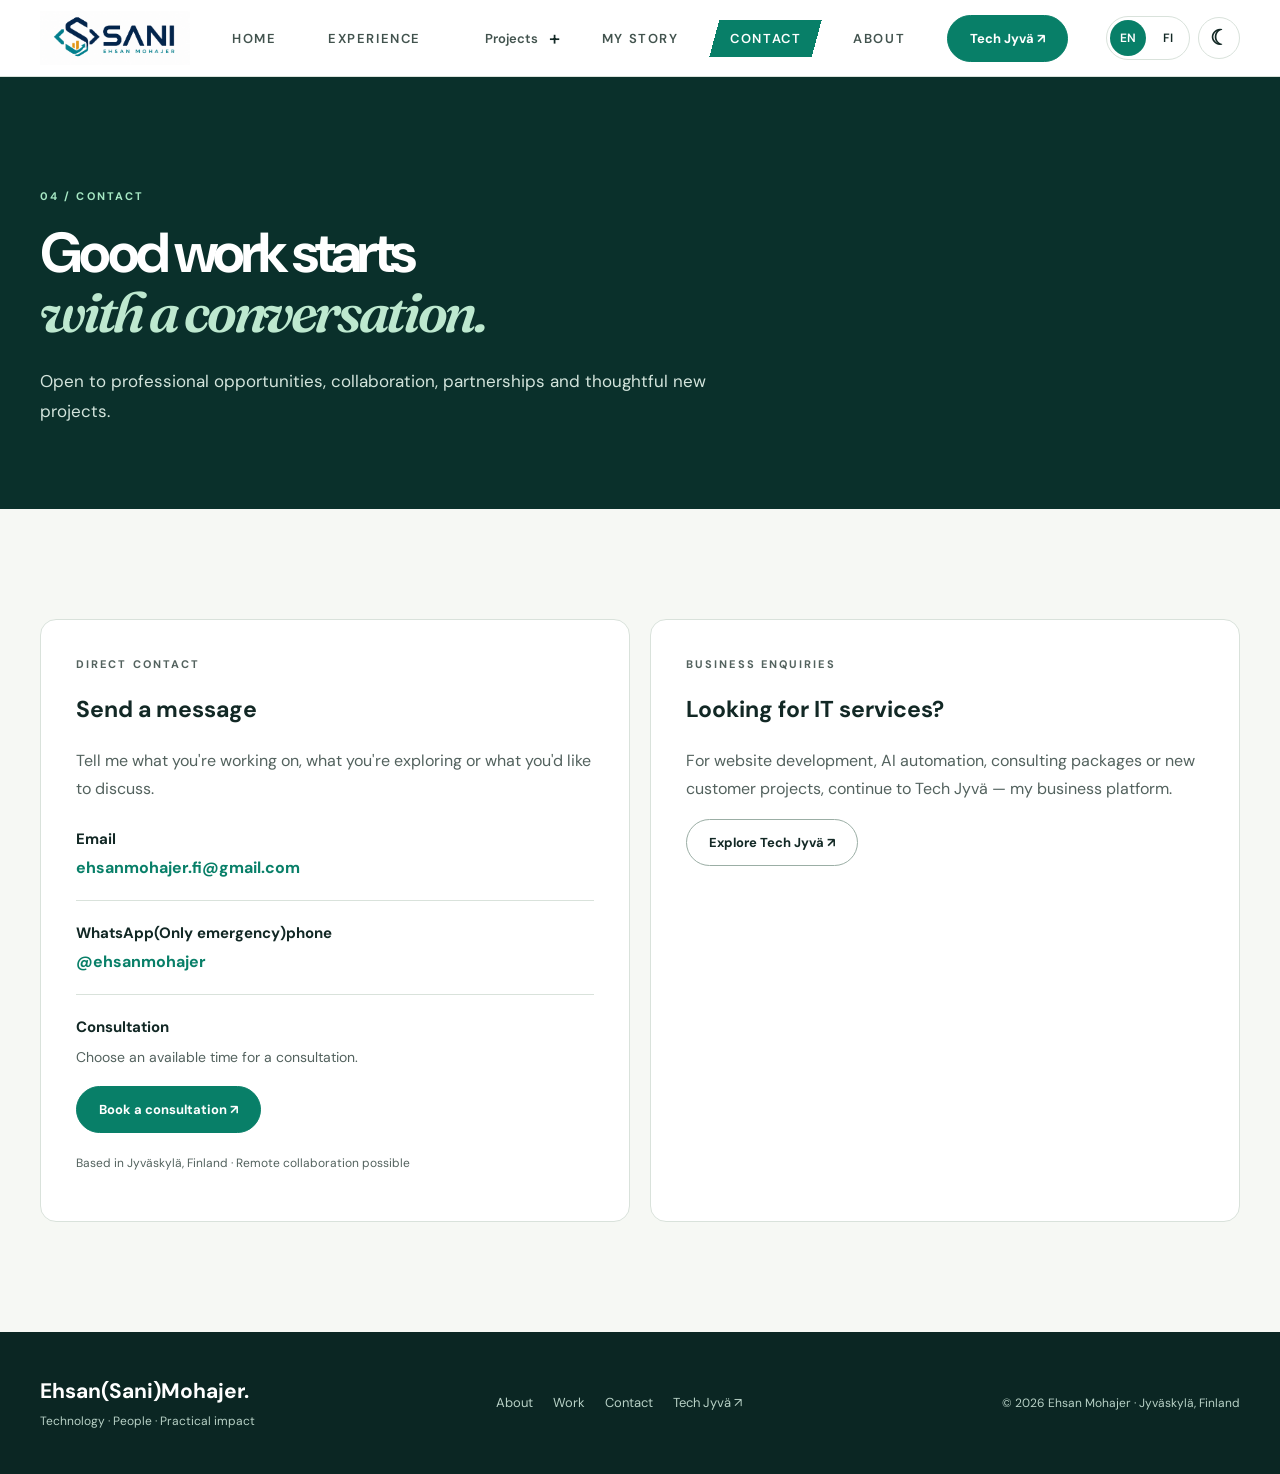
<file: contact.html>
<!doctype html><html lang="en"><head><meta charset="utf-8"><meta name="viewport" content="width=device-width,initial-scale=1"><meta name="description" data-en="Contact Ehsan Mohajer for website projects, business solutions or speaking requests. Send an email, start a chat or book a consultation." data-fi="Ota yhteyttä Ehsan Mohajeriin verkkosivustoista, yritysratkaisuista tai puheenvuoroista. Lähetä sähköpostia, aloita keskustelu tai varaa konsultaatio." content="Contact Ehsan Mohajer for website projects, business solutions or speaking requests. Send an email, start a chat or book a consultation."><meta name="theme-color" content="#0a302b"><title data-en="Contact Ehsan Mohajer | Projects, Speaking &amp; Consultations" data-fi="Yhteystiedot | Ehsan Mohajer — Projektit ja konsultaatio">Contact Ehsan Mohajer | Projects, Speaking &amp; Consultations</title><link rel="icon" href="assets/icons/icon-192.png"><script src="preferences.js"></script><link rel="preconnect" href="https://fonts.googleapis.com"><link rel="preconnect" href="https://fonts.gstatic.com" crossorigin><link rel="stylesheet" href="site.css"><link rel="stylesheet" href="preferences.css"><link rel="canonical" href="https://ehsanmohajer.fi/contact.html"><meta property="og:type" content="website"><meta property="og:site_name" content="Ehsan Mohajer"><meta property="og:title" content="Contact Ehsan Mohajer | Projects, Speaking &amp; Consultations"><meta property="og:description" content="Contact Ehsan Mohajer for website projects, business solutions or speaking requests. Send an email, start a chat or book a consultation."><meta property="og:url" content="https://ehsanmohajer.fi/contact.html"><meta property="og:image" content="https://ehsanmohajer.fi/assets/ehsan-mohajer-web.jpg"><meta property="og:image:alt" content="Ehsan Mohajer"><meta name="twitter:card" content="summary_large_image"><script type="application/ld+json">{"@context": "https://schema.org", "@type": "WebPage", "name": "Contact Ehsan Mohajer | Projects, Speaking & Consultations", "description": "Contact Ehsan Mohajer for website projects, business solutions or speaking requests. Send an email, start a chat or book a consultation.", "url": "https://ehsanmohajer.fi/contact.html", "isPartOf": {"@type": "WebSite", "name": "Ehsan Mohajer Portfolio", "url": "https://ehsanmohajer.fi/"}, "about": {"@type": "Person", "@id": "https://ehsanmohajer.fi/#ehsan", "name": "Ehsan Mohajer", "url": "https://ehsanmohajer.fi/", "jobTitle": "Software Developer and Entrepreneur", "image": "https://ehsanmohajer.fi/assets/ehsan-mohajer-web.jpg"}}</script></head><body><a href="#main" class="skip">Skip to content</a><header class="nav-shell"><div class="wrap nav"><a class="brand plain" href="index.html" aria-label="Ehsan Mohajer homepage"><img class="logo-light" src="assets/sani-logo.png" alt="SANI — Ehsan Mohajer" width="1693" height="929" decoding="async"><img class="logo-dark" src="assets/sani-logo-dark.png" alt="SANI — Ehsan Mohajer" width="1377" height="463" decoding="async"></a><nav class="links" id="mainnav" aria-label="Main navigation"><a href="index.html" >Home</a><a href="experience.html" >Experience</a><div class="project-nav"><a href="projects.html" >Projects</a><details class="project-menu"><summary><span aria-hidden="true">+</span><span class="sr-only">Projects submenu</span></summary><div class="nav-submenu"><a href="projects/hackathons.html">Hackathons</a></div></details></div><a href="my-story/" target="_blank" rel="noopener">My Story</a><a href="contact.html" aria-current=page>Contact</a><a href="about.html" >About</a></nav><a class="nav-cta" href="https://techjyva.fi/" target="_blank" rel="noopener">Tech Jyvä ↗</a><div class="preferences"><div class="language-switch" role="group" aria-label="Language"><button type="button" data-language="en" aria-label="English">EN</button><button type="button" data-language="fi" aria-label="Suomi">FI</button></div><button type="button" class="theme-toggle" data-theme-toggle aria-label="Switch to dark mode" aria-pressed="false">☾</button></div><button type="button" data-menu class="mobile-toggle" aria-controls="mainnav" aria-expanded="false" aria-label="Toggle navigation">☰</button></div></header><main id="main" tabindex="-1"><section class="page-head"><div class="wrap"><p class="eyebrow">04 / CONTACT</p><h1>Good work starts<br><span class="serif">with a conversation.</span></h1><p class="intro">Open to professional opportunities, collaboration, partnerships and thoughtful new projects.</p></div></section><section class="section"><div class="wrap two-col"><div class="contact-card"><p class="eyebrow">DIRECT CONTACT</p><h3>Send a message</h3><p>Tell me what you're working on, what you're exploring or what you'd like to discuss.</p><div class="direct-contact"><div><h4>Email</h4><a class="link" href="mailto:ehsanmohajer.fi@gmail.com">ehsanmohajer.fi@gmail.com</a></div><div><h4>WhatsApp(Only emergency)phone</h4><a class="link" href="https://wa.me/358408189294">@ehsanmohajer</a></div><div><h4>Consultation</h4><p>Choose an available time for a consultation.</p><a class="button" href="https://calendar.app.google/pavvEdH1zKbH6GrY6" target="_blank" rel="noopener">Book a consultation ↗</a></div></div><p class="small-note" style="margin-top:20px">Based in Jyväskylä, Finland · Remote collaboration possible</p></div><div class="contact-card"><p class="eyebrow">BUSINESS ENQUIRIES</p><h3>Looking for IT services?</h3><p>For website development, AI automation, consulting packages or new customer projects, continue to Tech Jyvä — my business platform.</p><a class="button ghost" href="https://techjyva.fi/" target="_blank" rel="noopener">Explore Tech Jyvä ↗</a></div></div></section></main><footer class="footer"><div class="wrap footer-grid"><div><strong style="font-size:21px;color:white">Ehsan(Sani)Mohajer.</strong><p style="font-size:12px;margin:8px 0 0">Technology · People · Practical impact</p></div><div><a href="about.html">About</a><a href="projects.html">Work</a><a href="contact.html">Contact</a><a href="https://techjyva.fi/" target="_blank" rel="noopener">Tech Jyvä ↗</a></div><small>© 2026 Ehsan Mohajer · Jyväskylä, Finland</small></div></footer><button type="button" class="back-top" data-back-top aria-label="Back to top" hidden>↑</button><script src="translations.js" defer></script><script src="site.js" defer></script></body></html>
</file>
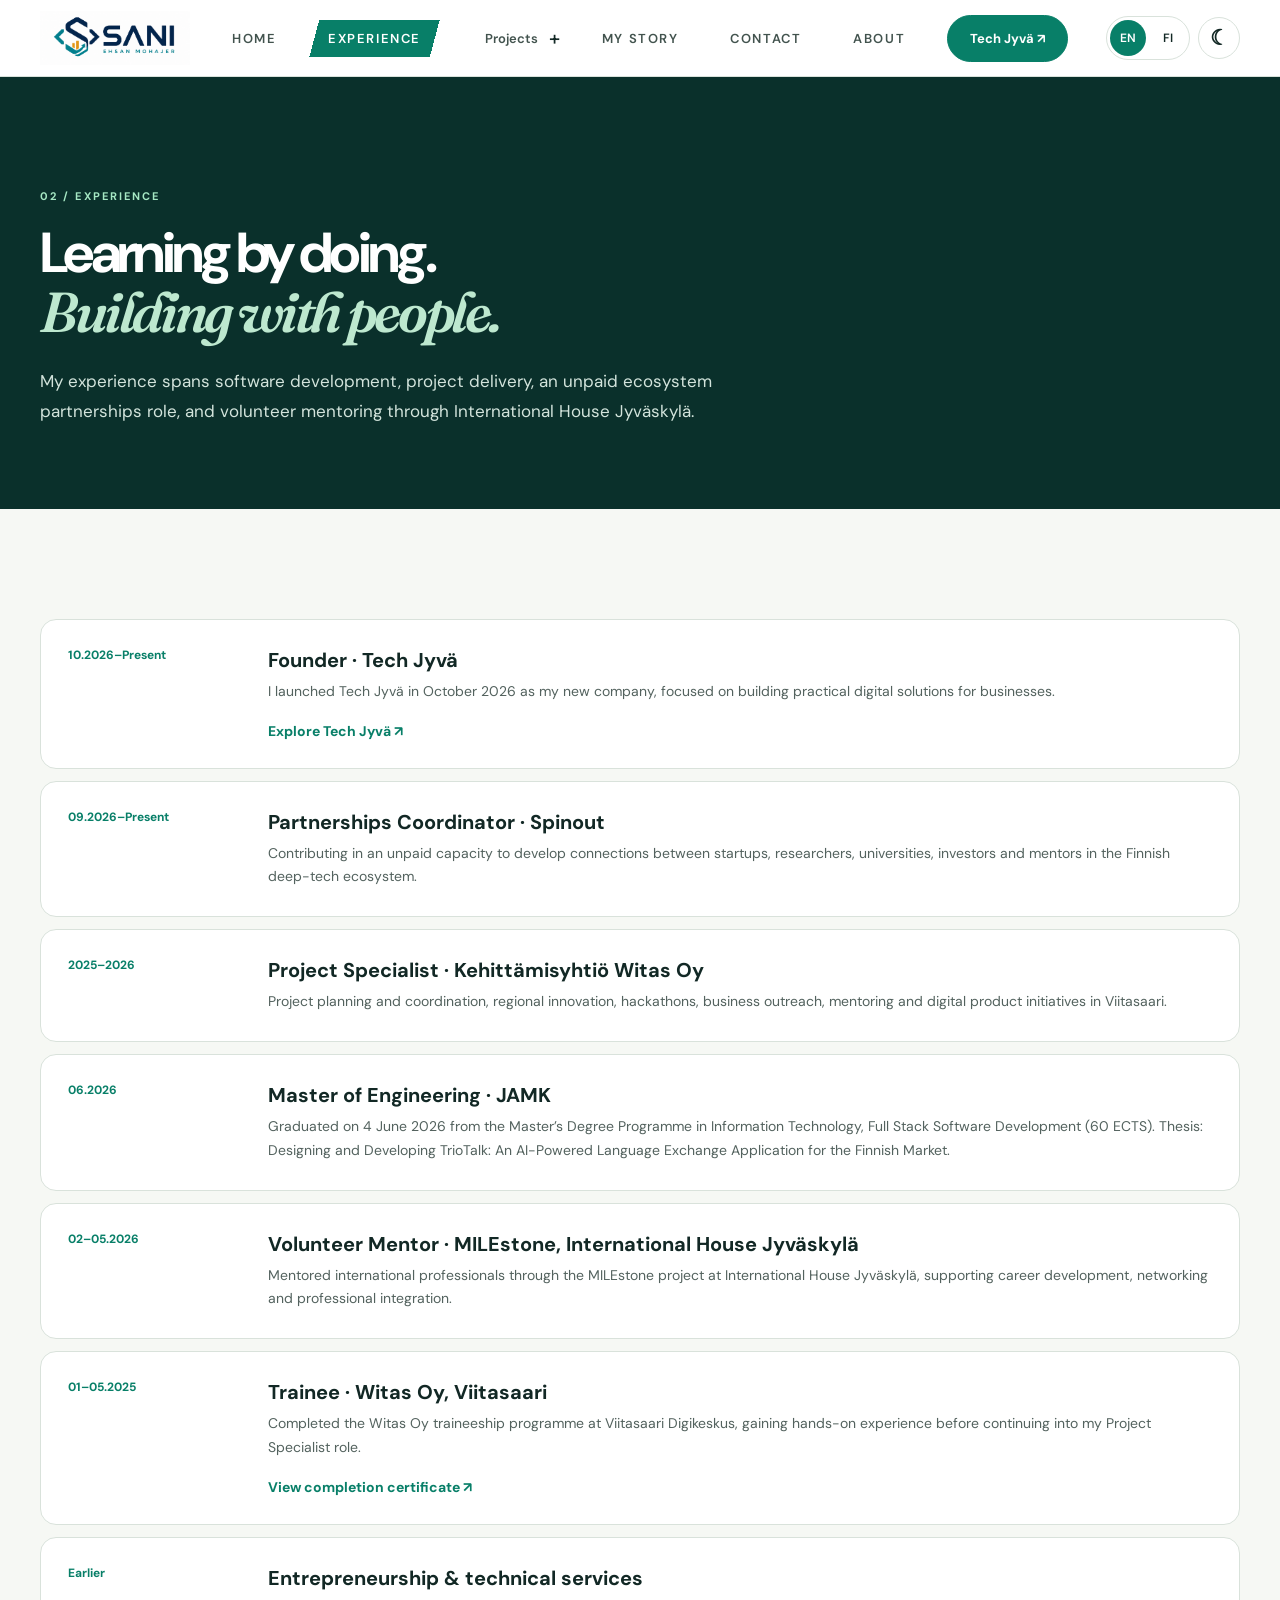
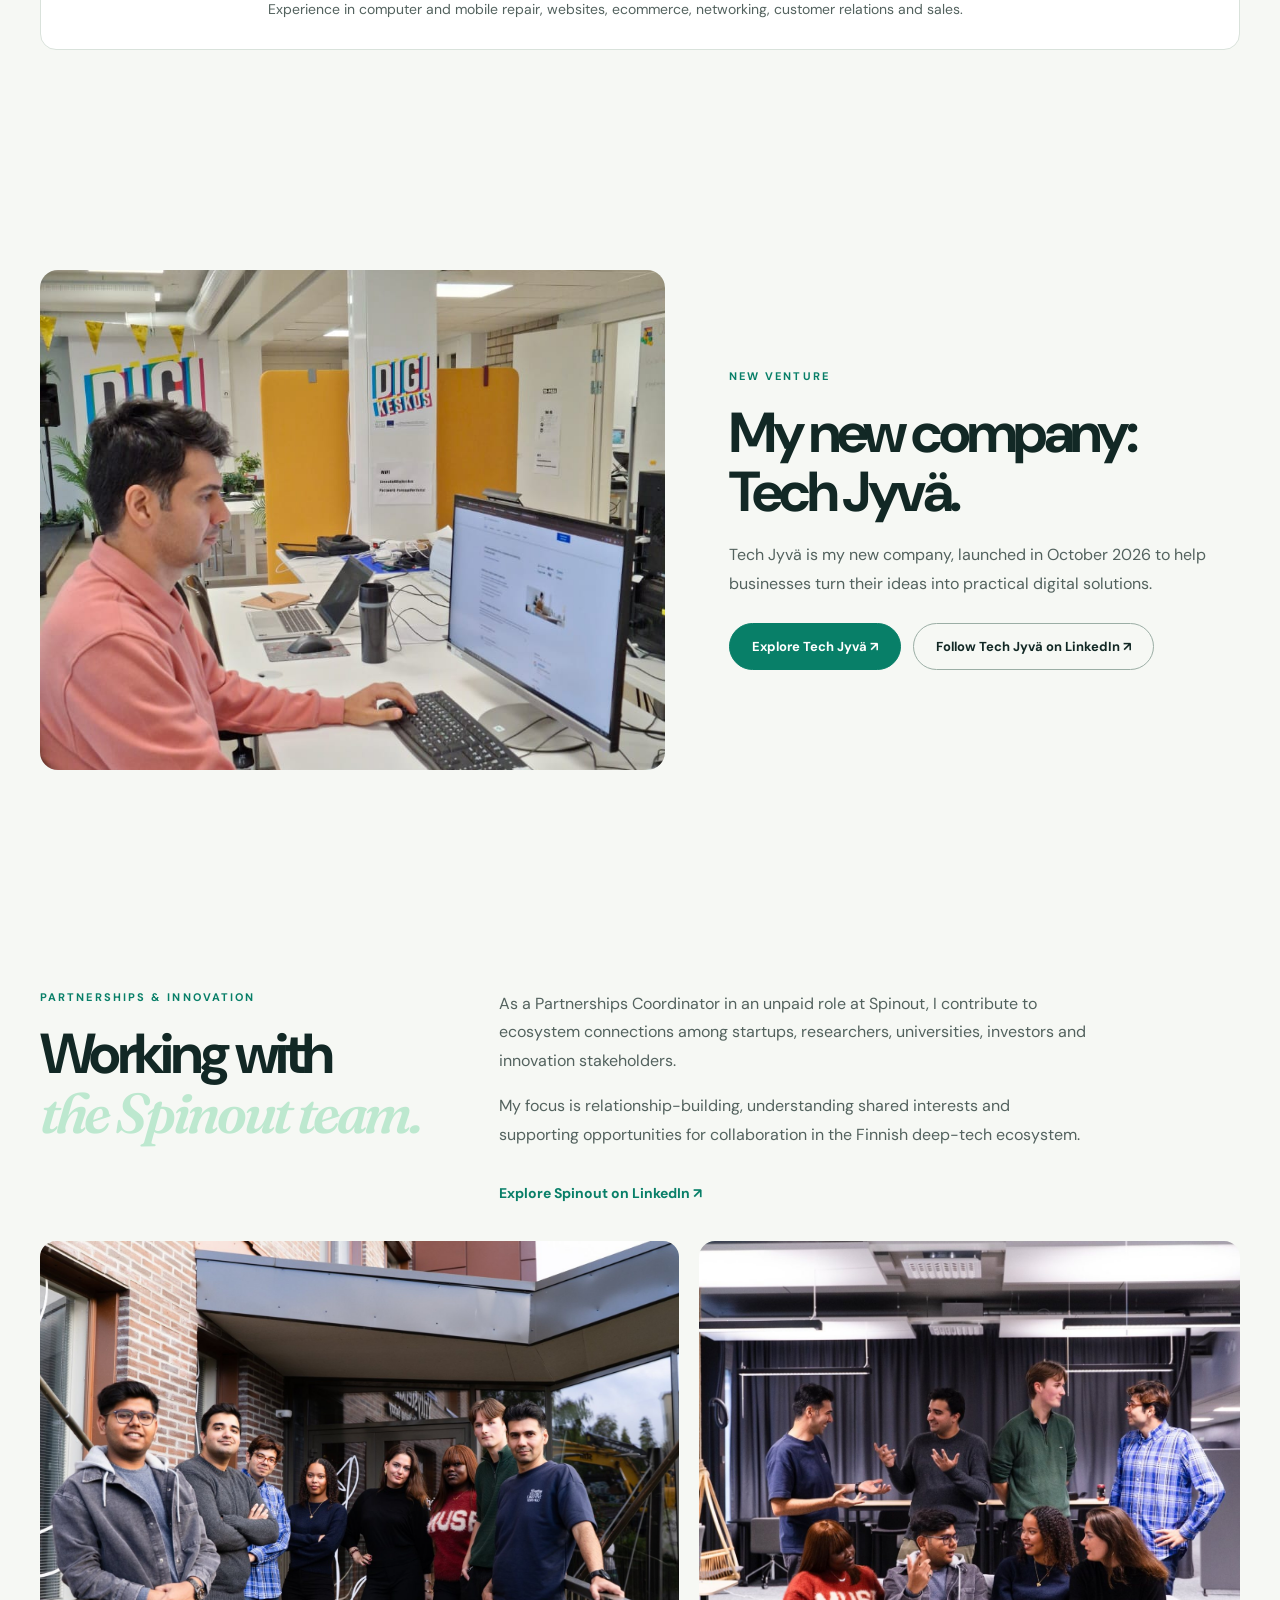
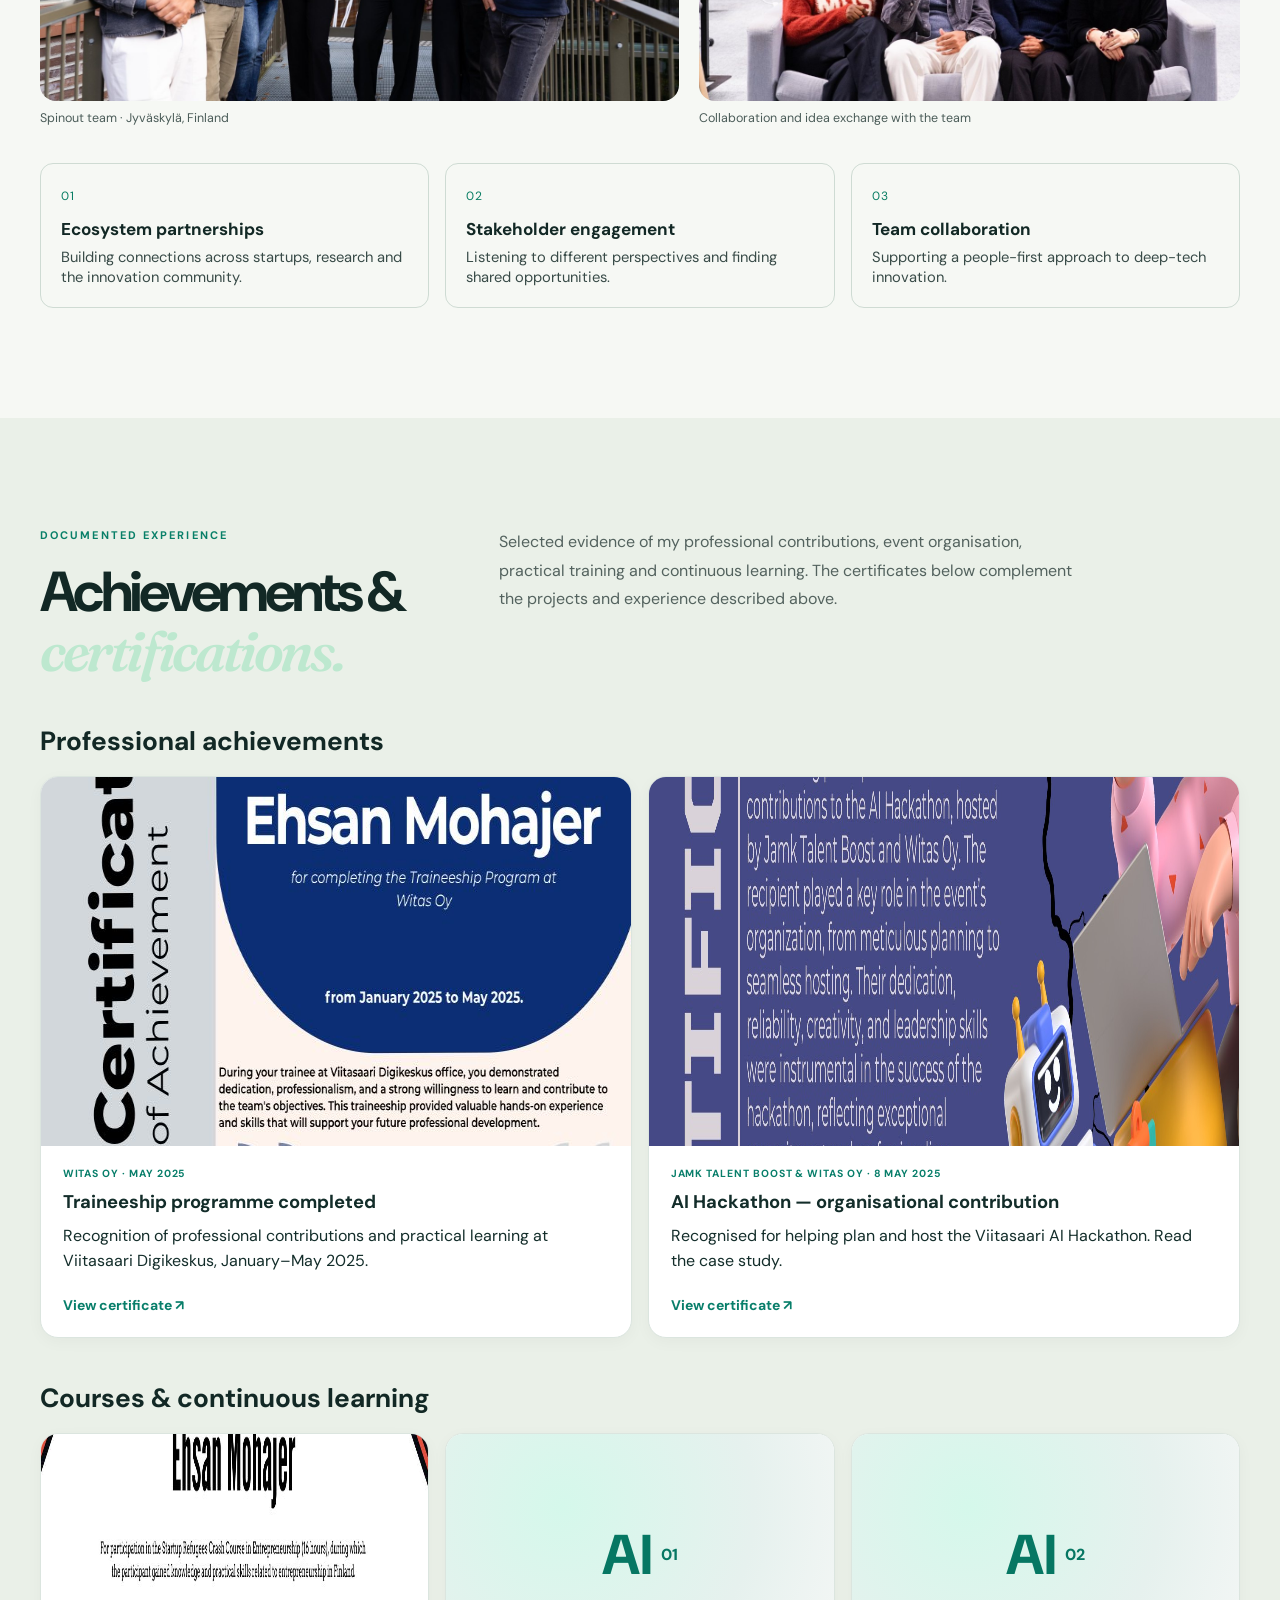
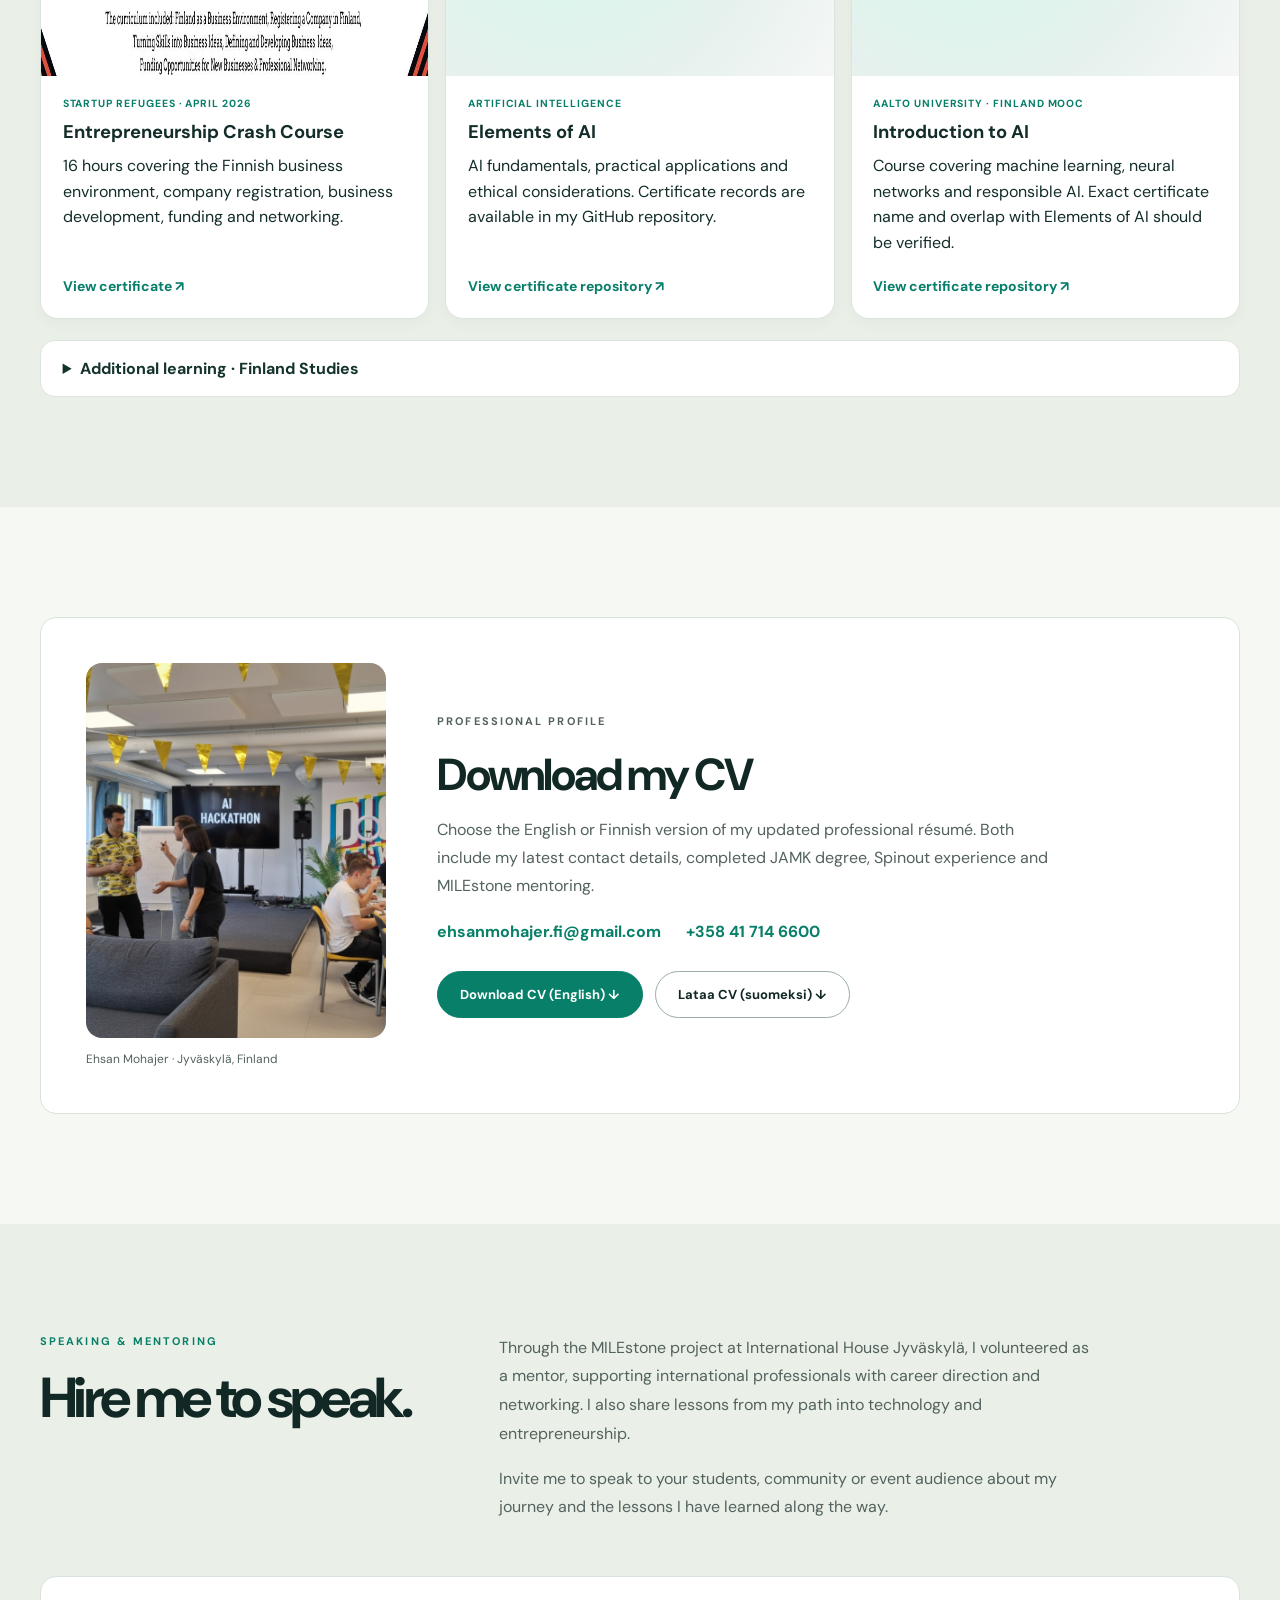
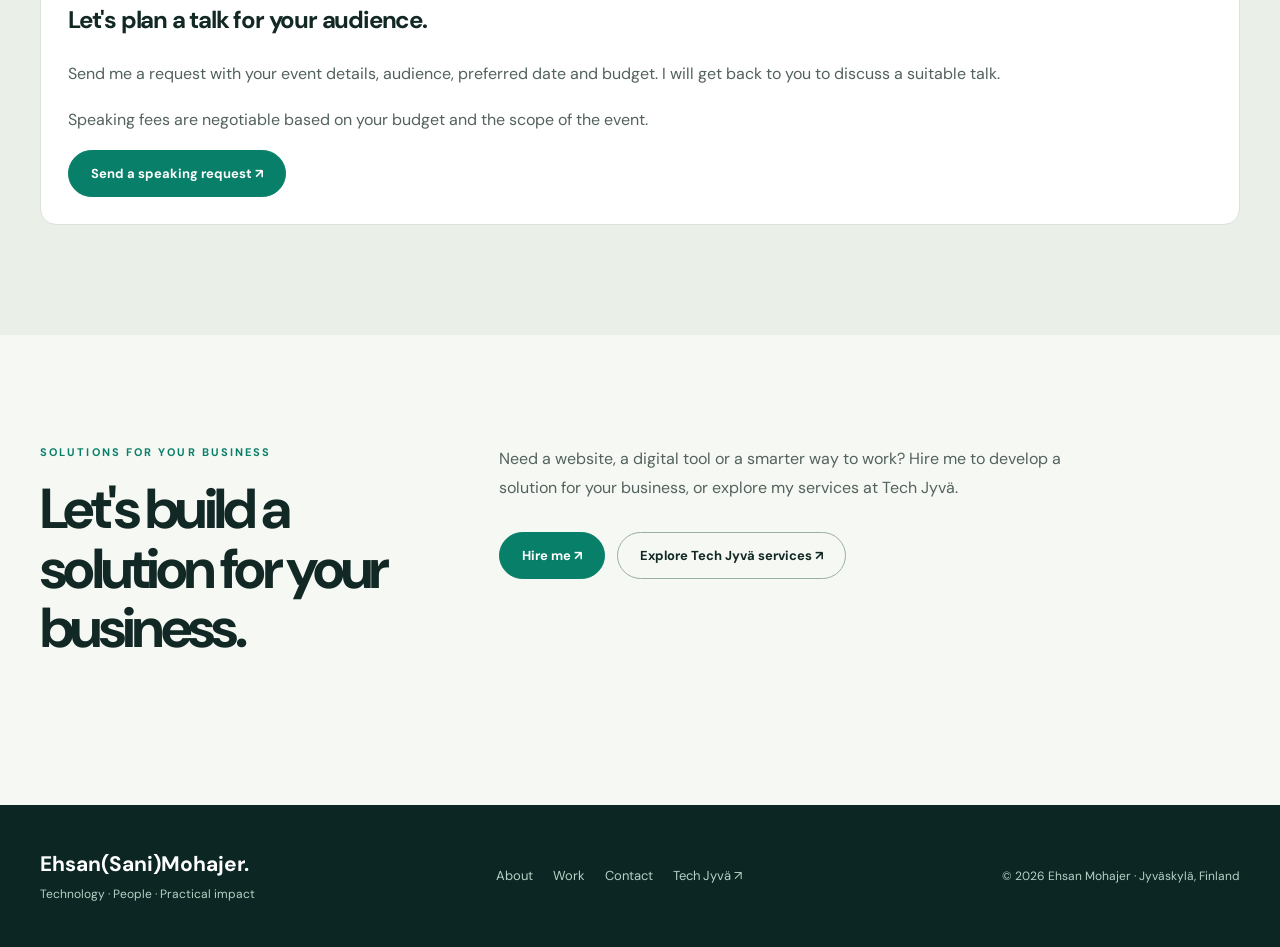
<file: experience.html>
<!DOCTYPE html>
<html lang="en"><head><meta charset="utf-8"/><meta content="width=device-width,initial-scale=1" name="viewport"/><meta content="Explore Ehsan Mohajer’s software, project and mentoring experience, his October 2026 entrepreneurship milestone, and speaking opportunities." data-en="Explore Ehsan Mohajer’s software, project and mentoring experience, his October 2026 entrepreneurship milestone, and speaking opportunities." data-fi="Tutustu Ehsan Mohajerin ohjelmisto-, projekti- ja mentorointikokemukseen, lokakuussa 2026 alkaneeseen yrittäjyyteen ja puhujapalveluihin." name="description"/><meta content="#0a302b" name="theme-color"/><title data-en="Experience | Ehsan Mohajer — Developer, Mentor &amp; Entrepreneur" data-fi="Kokemus | Ehsan Mohajer — Kehittäjä, mentori ja yrittäjä">Experience | Ehsan Mohajer — Developer, Mentor &amp; Entrepreneur</title><link href="assets/icons/icon-192.png" rel="icon"/><script src="preferences.js"></script><link href="https://fonts.googleapis.com" rel="preconnect"/><link crossorigin="" href="https://fonts.gstatic.com" rel="preconnect"/><link href="site.css" rel="stylesheet"/><link href="cv-showcase.css" rel="stylesheet"/><link href="preferences.css" rel="stylesheet"/><link href="https://ehsanmohajer.fi/experience.html" rel="canonical"/><meta content="website" property="og:type"/><meta content="Ehsan Mohajer" property="og:site_name"/><meta content="Experience | Ehsan Mohajer — Developer, Mentor &amp; Entrepreneur" property="og:title"/><meta content="Explore Ehsan Mohajer’s software, project and mentoring experience, his October 2026 entrepreneurship milestone, and speaking opportunities." property="og:description"/><meta content="https://ehsanmohajer.fi/experience.html" property="og:url"/><meta content="https://ehsanmohajer.fi/assets/ehsan-mohajer-web.jpg" property="og:image"/><meta content="Ehsan Mohajer" property="og:image:alt"/><meta content="summary_large_image" name="twitter:card"/><script type="application/ld+json">{"@context": "https://schema.org", "@type": "WebPage", "name": "Experience | Ehsan Mohajer — Developer, Mentor & Entrepreneur", "description": "Explore Ehsan Mohajer’s software, project and mentoring experience, his October 2026 entrepreneurship milestone, and speaking opportunities.", "url": "https://ehsanmohajer.fi/experience.html", "isPartOf": {"@type": "WebSite", "name": "Ehsan Mohajer Portfolio", "url": "https://ehsanmohajer.fi/"}, "about": {"@type": "Person", "@id": "https://ehsanmohajer.fi/#ehsan", "name": "Ehsan Mohajer", "url": "https://ehsanmohajer.fi/", "jobTitle": "Software Developer and Entrepreneur", "image": "https://ehsanmohajer.fi/assets/ehsan-mohajer-web.jpg"}}</script><link href="certifications.css" rel="stylesheet"/><link href="spinout.css" rel="stylesheet"/></head><body><a class="skip" href="#main">Skip to content</a><header class="nav-shell"><div class="wrap nav"><a aria-label="Ehsan Mohajer homepage" class="brand plain" href="index.html"><img alt="SANI — Ehsan Mohajer" class="logo-light" decoding="async" height="929" src="assets/sani-logo.png" width="1693"/><img alt="SANI — Ehsan Mohajer" class="logo-dark" decoding="async" height="463" src="assets/sani-logo-dark.png" width="1377"/></a><nav aria-label="Main navigation" class="links" id="mainnav"><a href="index.html">Home</a><a aria-current="page" href="experience.html">Experience</a><div class="project-nav"><a href="projects.html">Projects</a><details class="project-menu"><summary><span aria-hidden="true">+</span><span class="sr-only">Projects submenu</span></summary><div class="nav-submenu"><a href="projects/hackathons.html">Hackathons</a></div></details></div><a href="my-story/" rel="noopener" target="_blank">My Story</a><a href="contact.html">Contact</a><a href="about.html">About</a></nav><a class="nav-cta" href="https://techjyva.fi/" rel="noopener" target="_blank">Tech Jyvä ↗</a><div class="preferences"><div aria-label="Language" class="language-switch" role="group"><button aria-label="English" data-language="en" type="button">EN</button><button aria-label="Suomi" data-language="fi" type="button">FI</button></div><button aria-label="Switch to dark mode" aria-pressed="false" class="theme-toggle" data-theme-toggle="" type="button">☾</button></div><button aria-controls="mainnav" aria-expanded="false" aria-label="Toggle navigation" class="mobile-toggle" data-menu="" type="button">☰</button></div></header><main id="main" tabindex="-1"><section class="page-head"><div class="wrap"><p class="eyebrow">02 / EXPERIENCE</p><h1>Learning by doing.<br/><span class="serif">Building with people.</span></h1><p class="intro">My experience spans software development, project delivery, an unpaid ecosystem partnerships role, and volunteer mentoring through International House Jyväskylä.</p></div></section><section class="section"><div class="wrap"><div class="timeline"><article class="timeline-card"><div class="date">10.2026&ndash;Present</div><div><h3>Founder &middot; Tech Jyvä</h3><p>I launched Tech Jyvä in October 2026 as my new company, focused on building practical digital solutions for businesses.</p><a class="more-link" href="https://techjyva.fi/" rel="noopener" target="_blank">Explore Tech Jyvä ↗</a></div></article><article class="timeline-card"><div class="date">09.2026–Present</div><div><h3>Partnerships Coordinator · Spinout</h3><p>Contributing in an unpaid capacity to develop connections between startups, researchers, universities, investors and mentors in the Finnish deep-tech ecosystem.</p></div></article><article class="timeline-card"><div class="date">2025–2026</div><div><h3>Project Specialist · Kehittämisyhtiö Witas Oy</h3><p>Project planning and coordination, regional innovation, hackathons, business outreach, mentoring and digital product initiatives in Viitasaari.</p></div></article><article class="timeline-card"><div class="date">06.2026</div><div><h3>Master of Engineering · JAMK</h3><p>Graduated on 4 June 2026 from the Master’s Degree Programme in Information Technology, Full Stack Software Development (60 ECTS). Thesis: Designing and Developing TrioTalk: An AI-Powered Language Exchange Application for the Finnish Market.</p></div></article><article class="timeline-card"><div class="date">02–05.2026</div><div><h3>Volunteer Mentor · MILEstone, International House Jyväskylä</h3><p>Mentored international professionals through the MILEstone project at International House Jyväskylä, supporting career development, networking and professional integration.</p></div></article><article class="timeline-card"><div class="date">01–05.2025</div><div><h3>Trainee · Witas Oy, Viitasaari</h3><p>Completed the Witas Oy traineeship programme at Viitasaari Digikeskus, gaining hands-on experience before continuing into my Project Specialist role.</p><a class="more-link" href="#professional-achievements">View completion certificate ↗</a></div></article><article class="timeline-card"><div class="date">Earlier</div><div><h3>Entrepreneurship &amp; technical services</h3><p>Experience in computer and mobile repair, websites, ecommerce, networking, customer relations and sales.</p></div></article></div></div></section><section class="section" id="new-venture"><div class="wrap"><div class="venture-layout"><img class="venture-photo" src="assets/ehsanwitas.jpg" alt="Ehsan in Viitasaari" width="900" height="1600" loading="lazy" decoding="async"/><div class="venture-copy"><div class="section-heading"><div><p class="eyebrow">NEW VENTURE</p><h2>My new company: Tech Jyvä.</h2></div><div><p>Tech Jyvä is my new company, launched in October 2026 to help businesses turn their ideas into practical digital solutions.</p><div class="actions"><a class="button" href="https://techjyva.fi/" rel="noopener" target="_blank">Explore Tech Jyvä ↗</a><a class="button ghost" href="https://www.linkedin.com/company/techjyva" rel="noopener" target="_blank">Follow Tech Jyvä on LinkedIn ↗</a></div></div></div></div></div></div></section><section class="section spinout-section" id="spinout-team"><div class="wrap">
<div class="section-heading"><div><p class="eyebrow">PARTNERSHIPS &amp; INNOVATION</p><h2>Working with<br/><span class="serif">the Spinout team.</span></h2></div><div><p>As a Partnerships Coordinator in an unpaid role at Spinout, I contribute to ecosystem connections among startups, researchers, universities, investors and innovation stakeholders.</p><p>My focus is relationship-building, understanding shared interests and supporting opportunities for collaboration in the Finnish deep-tech ecosystem.</p><a class="more-link" href="https://www.linkedin.com/company/spin-out-lab" target="_blank" rel="noopener noreferrer">Explore Spinout on LinkedIn ↗</a></div></div>
<div class="spinout-gallery"><figure class="spinout-photo spinout-primary"><img src="assets/spinout/spinout-team-outside.jpg" alt="Spinout team photographed together outside a building in Jyväskylä" width="1800" height="1200" loading="lazy" decoding="async"/><figcaption>Spinout team · Jyväskylä, Finland</figcaption></figure><figure class="spinout-photo spinout-secondary"><img src="assets/spinout/spinout-collaboration.jpg" alt="Spinout team members in a collaborative discussion indoors" width="1200" height="1800" loading="lazy" decoding="async"/><figcaption>Collaboration and idea exchange with the team</figcaption></figure></div>
<div class="spinout-points"><article><span>01</span><h3>Ecosystem partnerships</h3><p>Building connections across startups, research and the innovation community.</p></article><article><span>02</span><h3>Stakeholder engagement</h3><p>Listening to different perspectives and finding shared opportunities.</p></article><article><span>03</span><h3>Team collaboration</h3><p>Supporting a people-first approach to deep-tech innovation.</p></article></div>
</div></section><section class="section soft" id="professional-achievements"><div class="wrap">
<div class="section-heading"><div><p class="eyebrow">DOCUMENTED EXPERIENCE</p><h2>Achievements &amp;<br/><span class="serif">certifications.</span></h2></div><div><p>Selected evidence of my professional contributions, event organisation, practical training and continuous learning. The certificates below complement the projects and experience described above.</p></div></div>
<h3 class="cert-group-heading">Professional achievements</h3>
<div class="cert-grid cert-grid-featured">
<article class="cert-card"><a aria-label="View Witas traineeship certificate" class="cert-media" href="assets/certificates/witas-traineeship.jpg" rel="noopener" target="_blank"><img alt="Witas Oy traineeship completion certificate, January to May 2025" class="certificate-image" decoding="async" height="618" loading="lazy" src="assets/certificates/witas-traineeship.jpg" width="800"/></a><div class="cert-details"><p class="eyebrow">Witas Oy · May 2025</p><h4>Traineeship programme completed</h4><p>Recognition of professional contributions and practical learning at Viitasaari Digikeskus, January–May 2025.</p><a class="more-link" href="assets/certificates/witas-traineeship.jpg" rel="noopener" target="_blank">View certificate ↗</a></div></article>
<article class="cert-card"><a aria-label="View AI Hackathon organisation certificate" class="cert-media" href="assets/certificates/viitasaari-hackathon-2025.jpg" rel="noopener" target="_blank"><img alt="Certificate recognising contributions to organising Viitasaari AI Hackathon 2025" class="certificate-image" decoding="async" height="1364" loading="lazy" src="assets/certificates/viitasaari-hackathon-2025.jpg" width="1930"/></a><div class="cert-details"><p class="eyebrow">JAMK Talent Boost &amp; Witas Oy · 8 May 2025</p><h4>AI Hackathon — organisational contribution</h4><p>Recognised for helping plan and host the Viitasaari AI Hackathon. <a href="projects/hackathons.html">Read the case study</a>.</p><a class="more-link" href="assets/certificates/viitasaari-hackathon-2025.jpg" rel="noopener" target="_blank">View certificate ↗</a></div></article>
</div>
<h3 class="cert-group-heading">Courses &amp; continuous learning</h3>
<div class="cert-grid">
<article class="cert-card"><a class="cert-media" href="assets/certificates/startup-refugees-2026.jpg" rel="noopener" target="_blank"><img alt="Startup Refugees entrepreneurship crash course participation certificate, April 2026" class="certificate-image" decoding="async" height="847" loading="lazy" src="assets/certificates/startup-refugees-2026.jpg" width="1194"/></a><div class="cert-details"><p class="eyebrow">Startup Refugees · April 2026</p><h4>Entrepreneurship Crash Course</h4><p>16 hours covering the Finnish business environment, company registration, business development, funding and networking.</p><a class="more-link" href="assets/certificates/startup-refugees-2026.jpg" rel="noopener" target="_blank">View certificate ↗</a></div></article>
<article class="cert-card"><div aria-hidden="true" class="cert-media cert-icon">AI<span>01</span></div><div class="cert-details"><p class="eyebrow">Artificial intelligence</p><h4>Elements of AI</h4><p>AI fundamentals, practical applications and ethical considerations. Certificate records are available in my GitHub repository.</p><a class="more-link" href="https://github.com/ehsanmohajer/Certificates" rel="noopener" target="_blank">View certificate repository ↗</a></div></article>
<article class="cert-card"><div aria-hidden="true" class="cert-media cert-icon">AI<span>02</span></div><div class="cert-details"><p class="eyebrow">Aalto University · Finland MOOC</p><h4>Introduction to AI</h4><p>Course covering machine learning, neural networks and responsible AI. Exact certificate name and overlap with Elements of AI should be verified.</p><a class="more-link" href="https://github.com/ehsanmohajer/certificates2" rel="noopener" target="_blank">View certificate repository ↗</a></div></article>
</div>
<details class="cert-more"><summary>Additional learning · Finland Studies</summary><div class="cert-additional"><h4>Finland Studies — Aalto University</h4><p>An open online course exploring Finnish academic culture, higher education and student life.</p><a class="more-link" href="https://github.com/ehsanmohajer/FinlandCertificate" rel="noopener" target="_blank">View certificate repository ↗</a></div></details>
</div></section><section class="section" id="cv"><div class="wrap"><div class="cv-showcase text-panel"><figure class="cv-portrait"><img alt="Portrait of Ehsan Mohajer" height="1200" loading="lazy" src="assets/ehsan-mohajer-web.png" width="960"/><figcaption>Ehsan Mohajer · Jyväskylä, Finland</figcaption></figure><div class="cv-copy"><p class="eyebrow">Professional profile</p><h2>Download my CV</h2><p>Choose the English or Finnish version of my updated professional résumé. Both include my latest contact details, completed JAMK degree, Spinout experience and MILEstone mentoring.</p><p class="cv-contact"><a href="mailto:ehsanmohajer.fi@gmail.com">ehsanmohajer.fi@gmail.com</a><a href="tel:+358417146600">+358 41 714 6600</a></p><div class="cv-actions"><a class="button" download="" href="assets/Ehsan-Mohajer-CV-EN.png">Download CV (English) ↓</a><a class="button ghost" download="" href="assets/Ehsan-Mohajer-CV-FI.png">Lataa CV (suomeksi) ↓</a></div></div></div></div></section><section class="section soft" id="speaking"><div class="wrap"><div class="section-heading"><div><p class="eyebrow">SPEAKING &amp; MENTORING</p><h2>Hire me to speak.</h2></div><div><p>Through the MILEstone project at International House Jyväskylä, I volunteered as a mentor, supporting international professionals with career direction and networking. I also share lessons from my path into technology and entrepreneurship.</p><p>Invite me to speak to your students, community or event audience about my journey and the lessons I have learned along the way.</p></div></div><div class="text-panel"><h3>Let's plan a talk for your audience.</h3><p>Send me a request with your event details, audience, preferred date and budget. I will get back to you to discuss a suitable talk.</p><p>Speaking fees are negotiable based on your budget and the scope of the event.</p><a class="button" href="mailto:ehsanmohajer.fi@gmail.com?subject=Speaking%20request&amp;body=Hi%20Ehsan%2C%0A%0AI%20would%20like%20to%20invite%20you%20to%20speak%20at%20our%20event.%0A%0AEvent%20%2F%20organization%3A%0AAudience%3A%0APreferred%20date%3A%0ALocation%20%2F%20online%3A%0ATopic%20or%20goals%3A%0AAvailable%20budget%3A%0A%0AThank%20you%21">Send a speaking request ↗</a></div></div></section>
<section class="section" id="business-solutions"><div class="wrap"><div class="section-heading"><div><p class="eyebrow">SOLUTIONS FOR YOUR BUSINESS</p><h2>Let's build a solution for your business.</h2></div><div><p>Need a website, a digital tool or a smarter way to work? Hire me to develop a solution for your business, or explore my services at Tech Jyvä.</p><div class="actions"><a class="button" href="contact.html">Hire me ↗</a><a class="button ghost" href="https://techjyva.fi/" rel="noopener" target="_blank">Explore Tech Jyvä services ↗</a></div></div></div></div></section></main><footer class="footer"><div class="wrap footer-grid"><div><strong style="font-size:21px;color:white">Ehsan(Sani)Mohajer.</strong><p style="font-size:12px;margin:8px 0 0">Technology · People · Practical impact</p></div><div><a href="about.html">About</a><a href="projects.html">Work</a><a href="contact.html">Contact</a><a href="https://techjyva.fi/" rel="noopener" target="_blank">Tech Jyvä ↗</a></div><small>© 2026 Ehsan Mohajer · Jyväskylä, Finland</small></div></footer><button aria-label="Back to top" class="back-top" data-back-top="" hidden="" type="button">↑</button><script defer="" src="translations.js"></script><script defer="" src="site.js"></script></body></html>
</file>
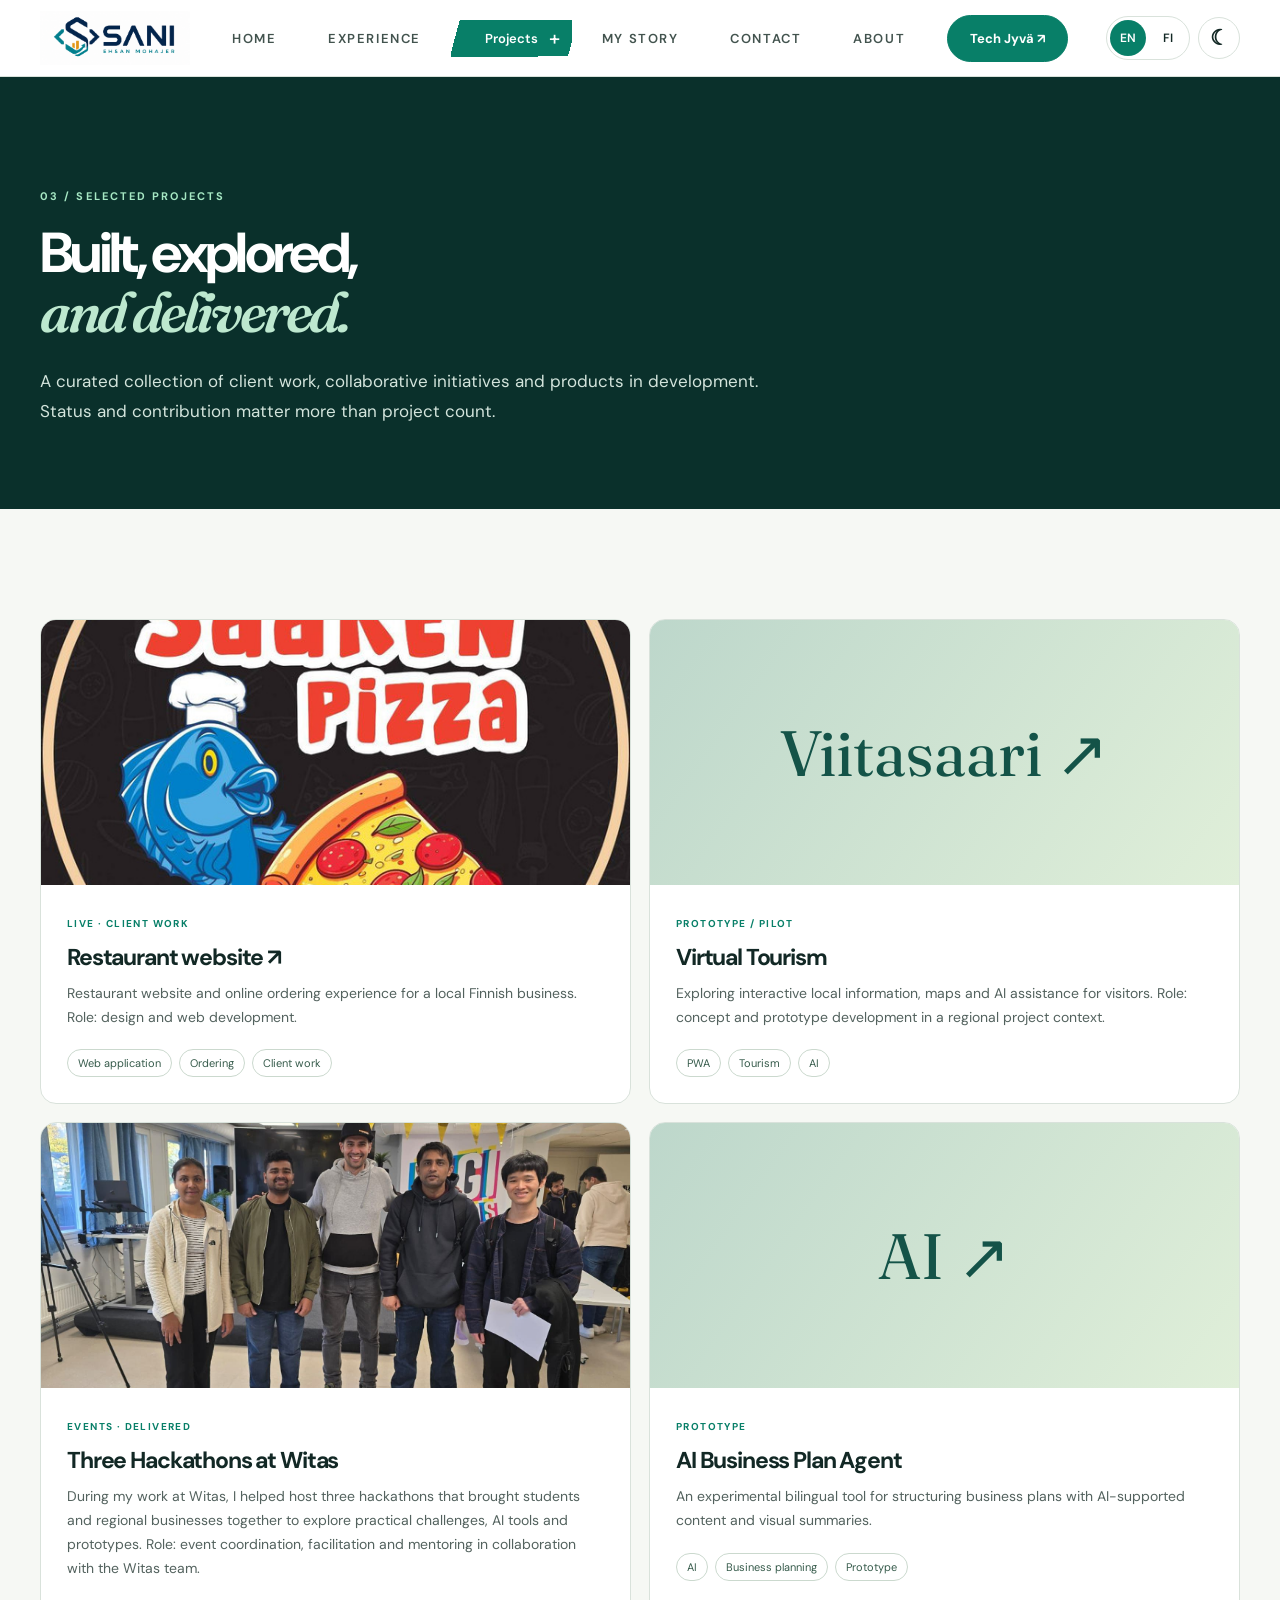
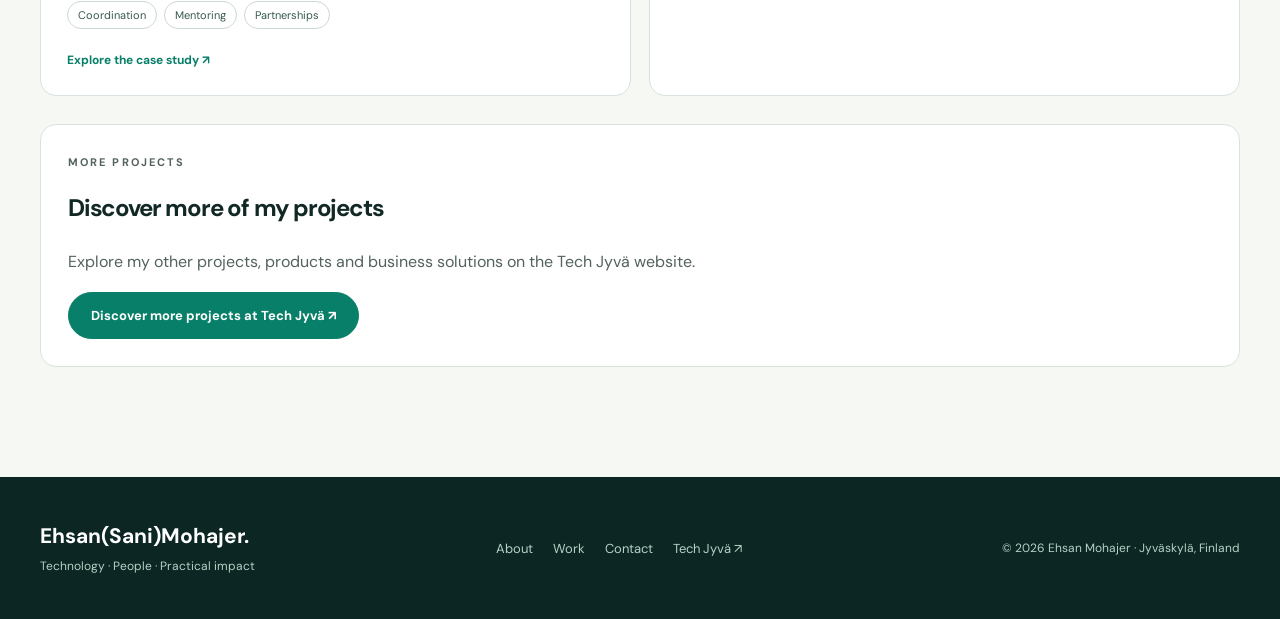
<file: projects.html>
<!doctype html><html lang="en"><head><meta charset="utf-8"><meta name="viewport" content="width=device-width,initial-scale=1"><meta name="description" data-en="Explore Ehsan Mohajer’s website, AI, tourism and hackathon projects, and discover more products and business solutions through Tech Jyvä." data-fi="Tutustu Ehsan Mohajerin verkkosivusto-, tekoäly-, matkailu- ja hackathonprojekteihin sekä muihin Tech Jyvän tuotteisiin ja yritysratkaisuihin." content="Explore Ehsan Mohajer’s website, AI, tourism and hackathon projects, and discover more products and business solutions through Tech Jyvä."><meta name="theme-color" content="#0a302b"><title data-en="Projects | Ehsan Mohajer — Websites, AI &amp; Digital Innovation" data-fi="Projektit | Ehsan Mohajer — Verkkosivustot ja tekoäly">Projects | Ehsan Mohajer — Websites, AI &amp; Digital Innovation</title><link rel="icon" href="assets/icons/icon-192.png"><script src="preferences.js"></script><link rel="preconnect" href="https://fonts.googleapis.com"><link rel="preconnect" href="https://fonts.gstatic.com" crossorigin><link rel="stylesheet" href="site.css"><link rel="stylesheet" href="preferences.css"><link rel="canonical" href="https://ehsanmohajer.fi/projects.html"><meta property="og:type" content="website"><meta property="og:site_name" content="Ehsan Mohajer"><meta property="og:title" content="Projects | Ehsan Mohajer — Websites, AI &amp; Digital Innovation"><meta property="og:description" content="Explore Ehsan Mohajer’s website, AI, tourism and hackathon projects, and discover more products and business solutions through Tech Jyvä."><meta property="og:url" content="https://ehsanmohajer.fi/projects.html"><meta property="og:image" content="https://ehsanmohajer.fi/assets/ehsan-mohajer-web.jpg"><meta property="og:image:alt" content="Ehsan Mohajer"><meta name="twitter:card" content="summary_large_image"><script type="application/ld+json">{"@context": "https://schema.org", "@type": "WebPage", "name": "Projects | Ehsan Mohajer — Websites, AI & Digital Innovation", "description": "Explore Ehsan Mohajer’s website, AI, tourism and hackathon projects, and discover more products and business solutions through Tech Jyvä.", "url": "https://ehsanmohajer.fi/projects.html", "isPartOf": {"@type": "WebSite", "name": "Ehsan Mohajer Portfolio", "url": "https://ehsanmohajer.fi/"}, "about": {"@type": "Person", "@id": "https://ehsanmohajer.fi/#ehsan", "name": "Ehsan Mohajer", "url": "https://ehsanmohajer.fi/", "jobTitle": "Software Developer and Entrepreneur", "image": "https://ehsanmohajer.fi/assets/ehsan-mohajer-web.jpg"}}</script></head><body><a href="#main" class="skip">Skip to content</a><header class="nav-shell"><div class="wrap nav"><a class="brand plain" href="index.html" aria-label="Ehsan Mohajer homepage"><img class="logo-light" src="assets/sani-logo.png" alt="SANI — Ehsan Mohajer" width="1693" height="929" decoding="async"><img class="logo-dark" src="assets/sani-logo-dark.png" alt="SANI — Ehsan Mohajer" width="1377" height="463" decoding="async"></a><nav class="links" id="mainnav" aria-label="Main navigation"><a href="index.html" >Home</a><a href="experience.html" >Experience</a><div class="project-nav"><a href="projects.html" aria-current=page>Projects</a><details class="project-menu"><summary><span aria-hidden="true">+</span><span class="sr-only">Projects submenu</span></summary><div class="nav-submenu"><a href="projects/hackathons.html">Hackathons</a></div></details></div><a href="my-story/" target="_blank" rel="noopener">My Story</a><a href="contact.html" >Contact</a><a href="about.html" >About</a></nav><a class="nav-cta" href="https://techjyva.fi/" target="_blank" rel="noopener">Tech Jyvä ↗</a><div class="preferences"><div class="language-switch" role="group" aria-label="Language"><button type="button" data-language="en" aria-label="English">EN</button><button type="button" data-language="fi" aria-label="Suomi">FI</button></div><button type="button" class="theme-toggle" data-theme-toggle aria-label="Switch to dark mode" aria-pressed="false">☾</button></div><button type="button" data-menu class="mobile-toggle" aria-controls="mainnav" aria-expanded="false" aria-label="Toggle navigation">☰</button></div></header><main id="main" tabindex="-1"><section class="page-head"><div class="wrap"><p class="eyebrow">03 / SELECTED PROJECTS</p><h1>Built, explored,<br><span class="serif">and delivered.</span></h1><p class="intro">A curated collection of client work, collaborative initiatives and products in development. Status and contribution matter more than project count.</p></div></section><section class="section"><div class="wrap"><div class="project-grid"><article class="project-card"><div class="project-visual"><img src="assets/clients/saaren-pizza-kebab.jpg" alt="Saaren Pizza & Kebab project image" width="640" height="640" decoding="async"></div><div class="project-body"><span class="project-flag">Live · Client work</span><h3><a href="https://saarenkebabpizza.fi/" target="_blank" rel="noopener">Restaurant website ↗</a></h3><p>Restaurant website and online ordering experience for a local Finnish business. Role: design and web development.</p><div class="pills"><span class="pill">Web application</span><span class="pill">Ordering</span><span class="pill">Client work</span></div></div></article><article class="project-card"><div class="project-visual"><div class="mock">Viitasaari ↗</div></div><div class="project-body"><span class="project-flag">Prototype / Pilot</span><h3>Virtual Tourism</h3><p>Exploring interactive local information, maps and AI assistance for visitors. Role: concept and prototype development in a regional project context.</p><div class="pills"><span class="pill">PWA</span><span class="pill">Tourism</span><span class="pill">AI</span></div></div></article><article class="project-card"><div class="project-visual"><img src="my-story/HackathonVol4-02.jpg" alt="Hackathon participants" loading="lazy" width="1600" height="900" decoding="async"></div><div class="project-body"><span class="project-flag">Events · Delivered</span><h3>Three Hackathons at Witas</h3><p>During my work at Witas, I helped host three hackathons that brought students and regional businesses together to explore practical challenges, AI tools and prototypes. Role: event coordination, facilitation and mentoring in collaboration with the Witas team.</p><div class="pills"><span class="pill">Coordination</span><span class="pill">Mentoring</span><span class="pill">Partnerships</span></div><a class="more" href="projects/hackathons.html">Explore the case study ↗</a></div></article><article class="project-card"><div class="project-visual"><div class="mock">AI ↗</div></div><div class="project-body"><span class="project-flag">Prototype</span><h3>AI Business Plan Agent</h3><p>An experimental bilingual tool for structuring business plans with AI-supported content and visual summaries.</p><div class="pills"><span class="pill">AI</span><span class="pill">Business planning</span><span class="pill">Prototype</span></div></div></article></div><div class="text-panel" style="margin-top:28px"><p class="eyebrow">MORE PROJECTS</p><h3>Discover more of my projects</h3><p>Explore my other projects, products and business solutions on the Tech Jyvä website.</p><a class="button" href="https://techjyva.fi/" target="_blank" rel="noopener">Discover more projects at Tech Jyvä ↗</a></div></div></section></main><footer class="footer"><div class="wrap footer-grid"><div><strong style="font-size:21px;color:white">Ehsan(Sani)Mohajer.</strong><p style="font-size:12px;margin:8px 0 0">Technology · People · Practical impact</p></div><div><a href="about.html">About</a><a href="projects.html">Work</a><a href="contact.html">Contact</a><a href="https://techjyva.fi/" target="_blank" rel="noopener">Tech Jyvä ↗</a></div><small>© 2026 Ehsan Mohajer · Jyväskylä, Finland</small></div></footer><button type="button" class="back-top" data-back-top aria-label="Back to top" hidden>↑</button><script src="translations.js" defer></script><script src="site.js" defer></script></body></html>
</file>
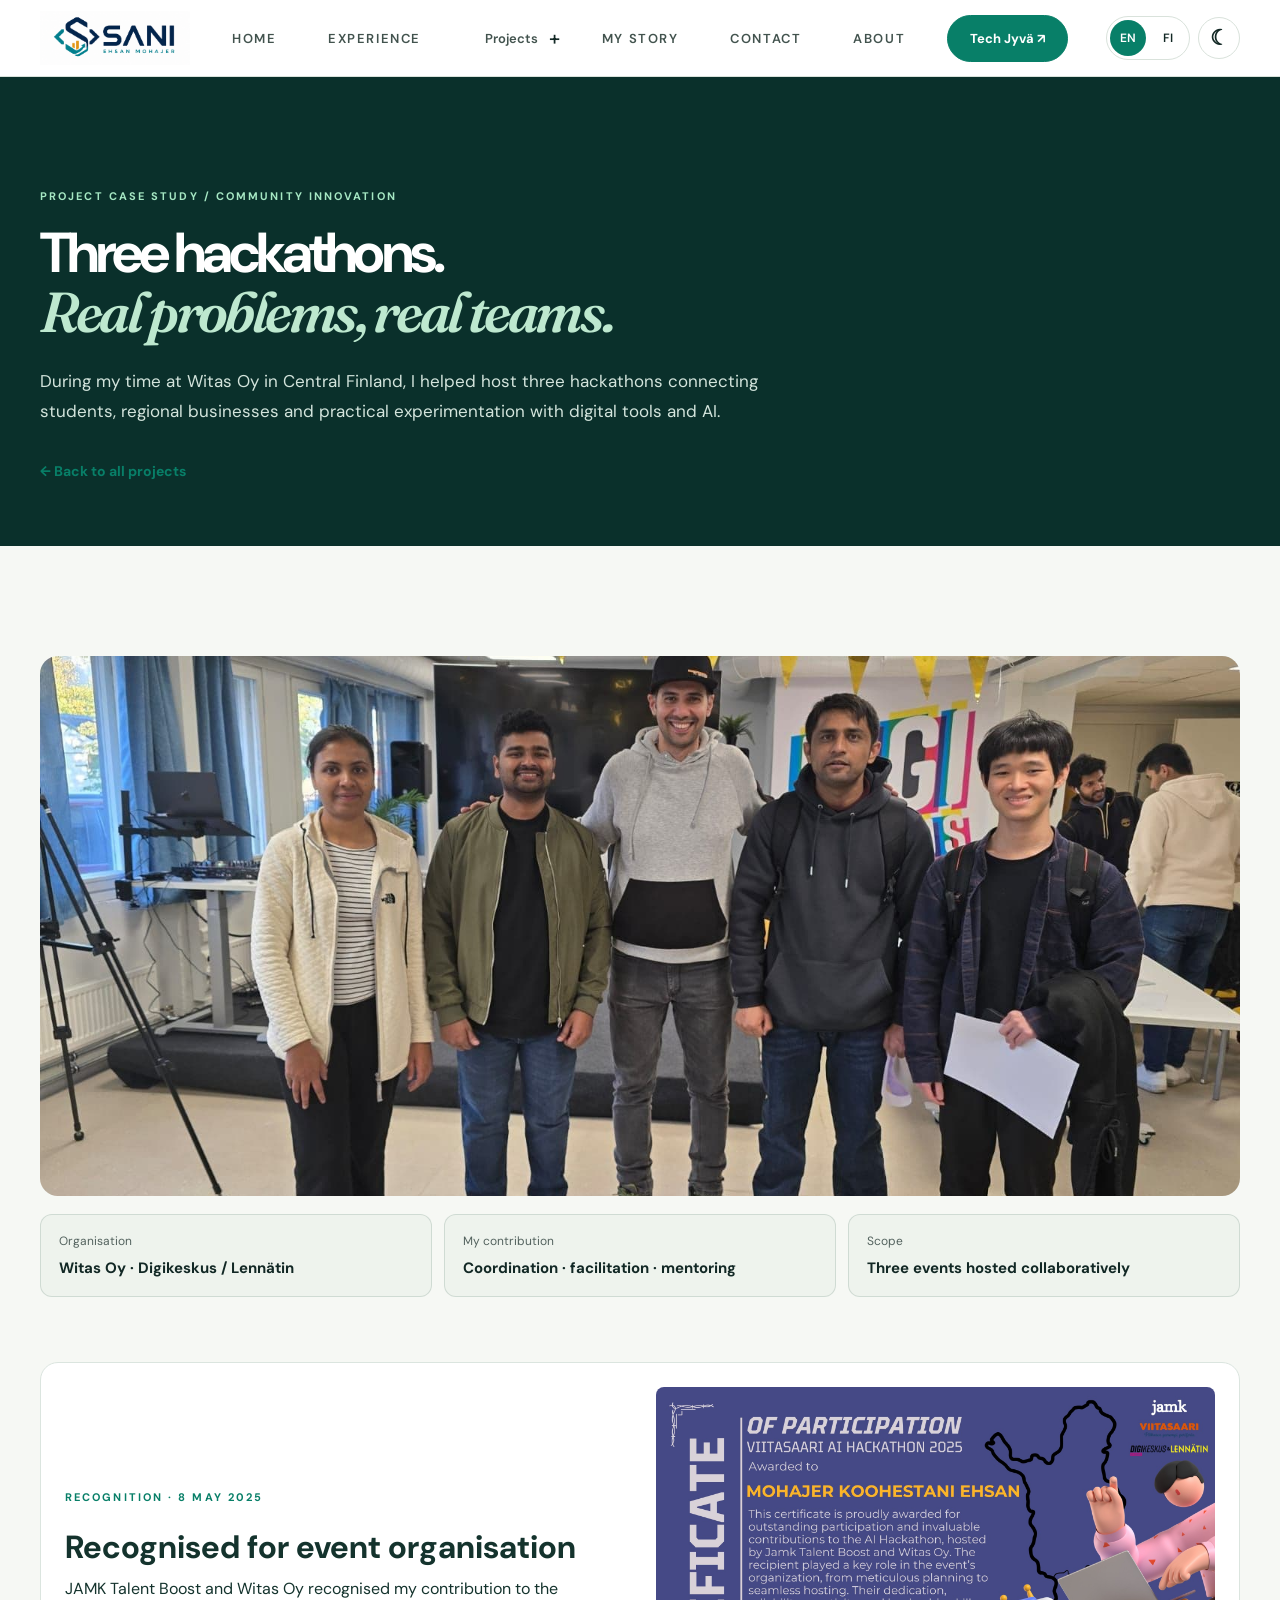
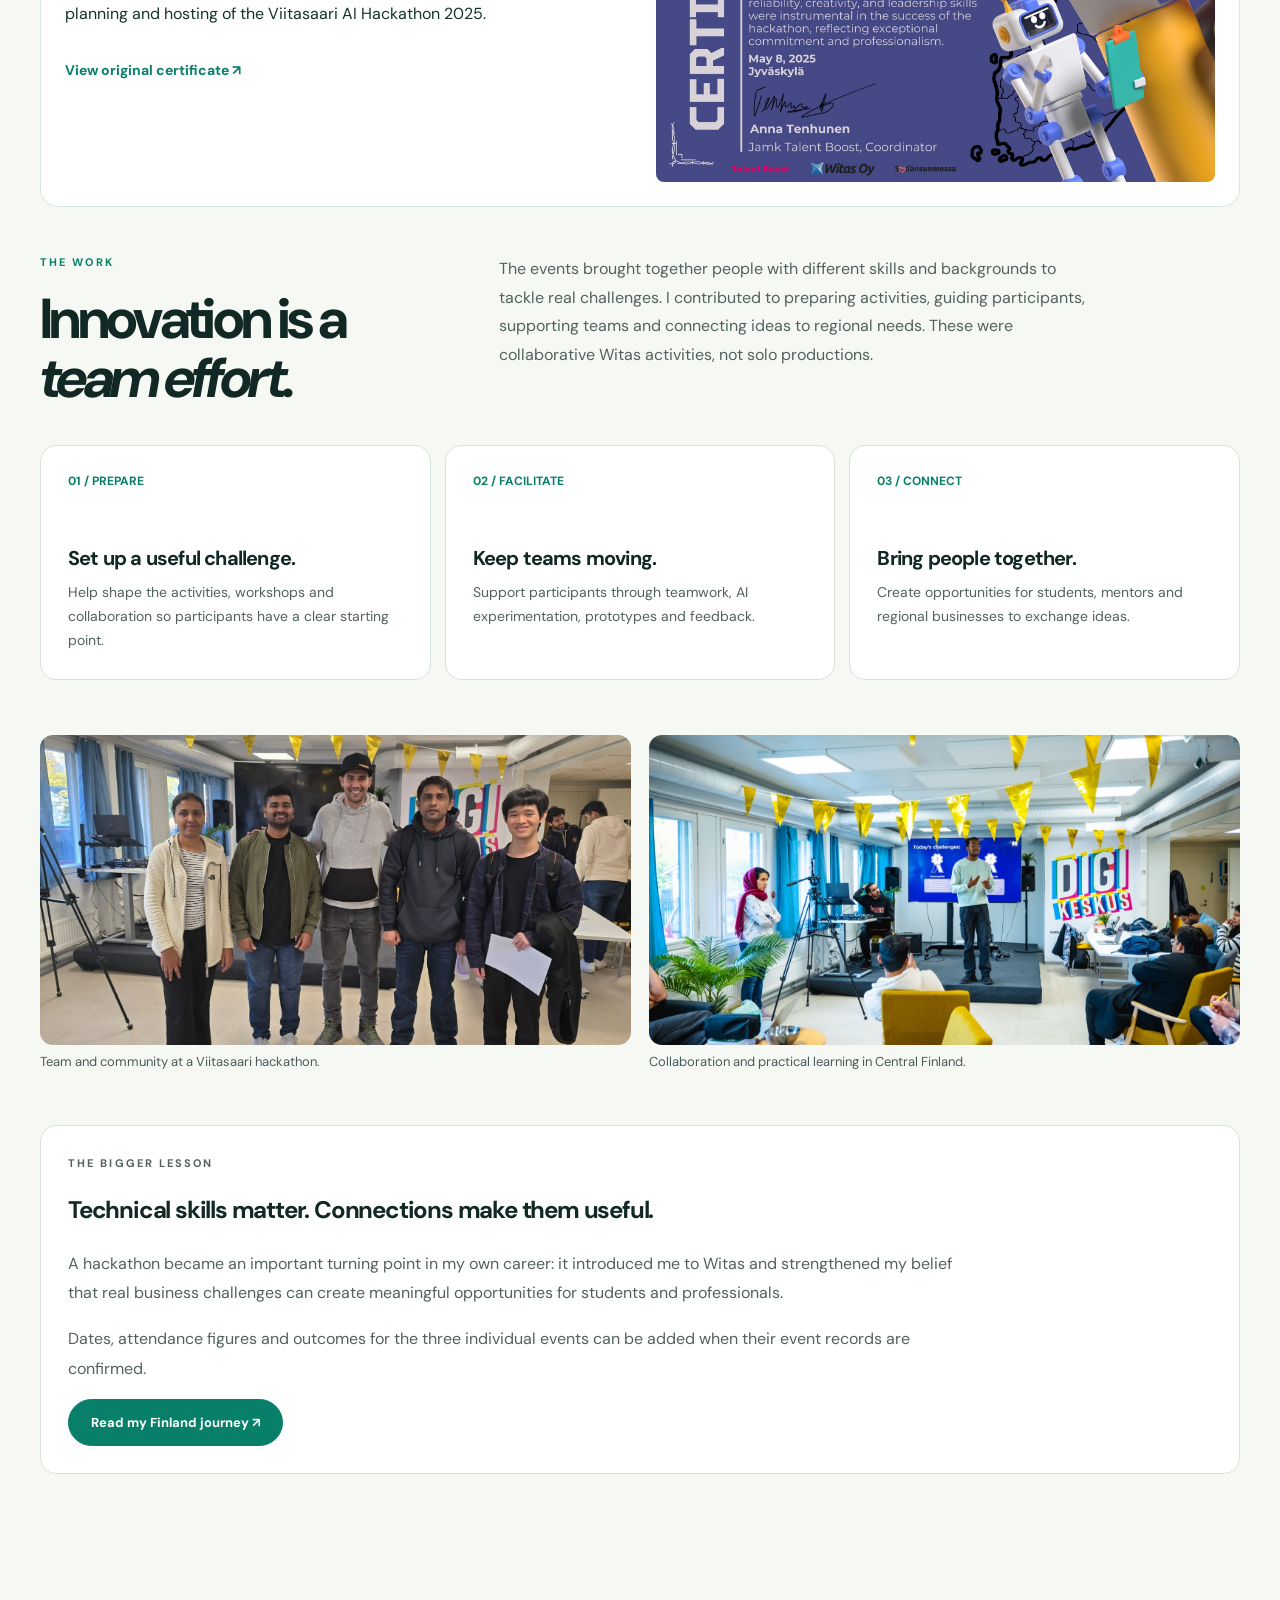
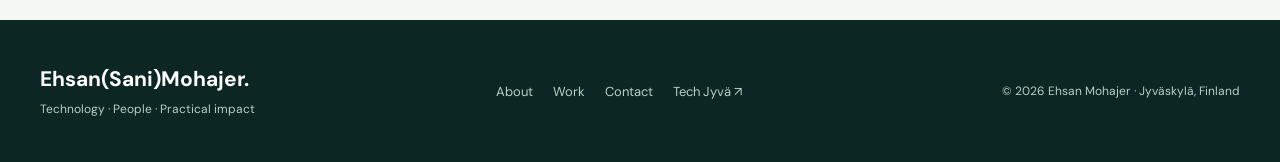
<file: projects/hackathons.html>
<!DOCTYPE html>

<!DOCTYPE html>

<html lang="en"><head><meta charset="utf-8"/><meta content="width=device-width,initial-scale=1" name="viewport"/><meta content="Case study of three hackathons I helped organise at Witas Oy, including AI workshops, mentoring and recognition from JAMK Talent Boost." data-en="Explore Ehsan Mohajer’s website, AI, tourism and hackathon projects, and discover more products and business solutions through Tech Jyvä." data-fi="Tutustu Ehsan Mohajerin verkkosivusto-, tekoäly-, matkailu- ja hackathonprojekteihin sekä muihin Tech Jyvän tuotteisiin ja yritysratkaisuihin." name="description"/><meta content="#0a302b" name="theme-color"/><title data-en="Projects | Ehsan Mohajer — Websites, AI &amp; Digital Innovation" data-fi="Projektit | Ehsan Mohajer — Verkkosivustot ja tekoäly">Three Hackathons at Witas | Ehsan Mohajer</title><link href="../assets/icons/icon-192.png" rel="icon"/><script src="../preferences.js"></script><link href="https://fonts.googleapis.com" rel="preconnect"/><link crossorigin="" href="https://fonts.gstatic.com" rel="preconnect"/><link href="../site.css" rel="stylesheet"/><link href="../case-study.css" rel="stylesheet"/><link href="../preferences.css" rel="stylesheet"/><link href="https://ehsanmohajer.fi/projects/hackathons.html" rel="canonical"/><meta content="website" property="og:type"/><meta content="Ehsan Mohajer" property="og:site_name"/><meta content="Three Hackathons at Witas | Ehsan Mohajer" property="og:title"/><meta content="Case study of three hackathons I helped organise at Witas Oy, including AI workshops, mentoring and recognition from JAMK Talent Boost." property="og:description"/><meta content="https://ehsanmohajer.fi/projects/hackathons.html" property="og:url"/><meta content="https://ehsanmohajer.fi/assets/ehsan-mohajer-web.jpg" property="og:image"/><meta content="Ehsan Mohajer" property="og:image:alt"/><meta content="summary_large_image" name="twitter:card"/><script type="application/ld+json">{"@context": "https://schema.org", "@type": "WebPage", "name": "Three Hackathons at Witas | Ehsan Mohajer", "description": "Case study of collaborative hackathon organisation and facilitation at Witas Oy.", "url": "https://ehsanmohajer.fi/projects/hackathons.html", "isPartOf": {"@type": "WebSite", "name": "Ehsan Mohajer Portfolio", "url": "https://ehsanmohajer.fi/"}, "about": {"@type": "Person", "@id": "https://ehsanmohajer.fi/#ehsan", "name": "Ehsan Mohajer", "url": "https://ehsanmohajer.fi/", "jobTitle": "Software Developer and Entrepreneur", "image": "https://ehsanmohajer.fi/assets/ehsan-mohajer-web.jpg"}}</script><link href="../certifications.css" rel="stylesheet"/></head><body><a class="skip" href="#main">Skip to content</a><header class="nav-shell"><div class="wrap nav"><a aria-label="Ehsan Mohajer homepage" class="brand plain" href="../index.html"><img alt="SANI — Ehsan Mohajer" class="logo-light" decoding="async" height="929" src="../assets/sani-logo.png" width="1693"/><img alt="SANI — Ehsan Mohajer" class="logo-dark" decoding="async" height="463" src="../assets/sani-logo-dark.png" width="1377"/></a><nav aria-label="Main navigation" class="links" id="mainnav"><a href="../index.html">Home</a><a href="../experience.html">Experience</a><div class="project-nav"><a href="../projects.html">Projects</a><details class="project-menu"><summary><span aria-hidden="true">+</span><span class="sr-only">Projects submenu</span></summary><div class="nav-submenu"><a aria-current="page" href="../projects/hackathons.html">Hackathons</a></div></details></div><a href="../my-story/" rel="noopener" target="_blank">My Story</a><a href="../contact.html">Contact</a><a href="../about.html">About</a></nav><a class="nav-cta" href="https://techjyva.fi/" rel="noopener" target="_blank">Tech Jyvä ↗</a><div class="preferences"><div aria-label="Language" class="language-switch" role="group"><button aria-label="English" data-language="en" type="button">EN</button><button aria-label="Suomi" data-language="fi" type="button">FI</button></div><button aria-label="Switch to dark mode" aria-pressed="false" class="theme-toggle" data-theme-toggle="" type="button">☾</button></div><button aria-controls="mainnav" aria-expanded="false" aria-label="Toggle navigation" class="mobile-toggle" data-menu="" type="button">☰</button></div></header><main id="main" tabindex="-1">
<section class="page-head"><div class="wrap"><p class="eyebrow">PROJECT CASE STUDY / COMMUNITY INNOVATION</p><h1>Three hackathons.<br/><span class="serif">Real problems, real teams.</span></h1><p class="intro">During my time at Witas Oy in Central Finland, I helped host three hackathons connecting students, regional businesses and practical experimentation with digital tools and AI.</p><a class="more-link" href="../projects.html">← Back to all projects</a></div></section>
<section class="section"><div class="wrap"><div class="case-hero"><img alt="Group of hackathon participants in Viitasaari" height="900" loading="eager" src="../my-story/HackathonVol4-02.jpg" width="1600"/><div class="case-facts"><div><span>Organisation</span><strong>Witas Oy · Digikeskus / Lennätin</strong></div><div><span>My contribution</span><strong>Coordination · facilitation · mentoring</strong></div><div><span>Scope</span><strong>Three events hosted collaboratively</strong></div></div></div><div class="case-certificate"><div><p class="eyebrow">RECOGNITION · 8 MAY 2025</p><h3>Recognised for event organisation</h3><p>JAMK Talent Boost and Witas Oy recognised my contribution to the planning and hosting of the Viitasaari AI Hackathon 2025.</p><a class="more-link" href="../assets/certificates/viitasaari-hackathon-2025.jpg" rel="noopener" target="_blank">View original certificate ↗</a></div><a href="../assets/certificates/viitasaari-hackathon-2025.jpg" rel="noopener" target="_blank"><img alt="AI Hackathon certificate awarded for organising contributions" height="1024" loading="lazy" src="../assets/certificates/viitasaari-hackathon-2025.jpg" width="1448"/></a></div>
<div class="section-heading case-heading"><div><p class="eyebrow">THE WORK</p><h2>Innovation is a<br/><em>team effort.</em></h2></div><p>The events brought together people with different skills and backgrounds to tackle real challenges. I contributed to preparing activities, guiding participants, supporting teams and connecting ideas to regional needs. These were collaborative Witas activities, not solo productions.</p></div>
<div class="value-grid"><article class="value-card"><div class="num">01 / PREPARE</div><h3>Set up a useful challenge.</h3><p>Help shape the activities, workshops and collaboration so participants have a clear starting point.</p></article><article class="value-card"><div class="num">02 / FACILITATE</div><h3>Keep teams moving.</h3><p>Support participants through teamwork, AI experimentation, prototypes and feedback.</p></article><article class="value-card"><div class="num">03 / CONNECT</div><h3>Bring people together.</h3><p>Create opportunities for students, mentors and regional businesses to exchange ideas.</p></article></div>
<div class="case-gallery"><figure><img alt="Hackathon participants gathered for a group photograph" height="900" loading="lazy" src="../my-story/HackathonVol4-02.jpg" width="1600"/><figcaption>Team and community at a Viitasaari hackathon.</figcaption></figure><figure><img alt="People working together during a Witas-related activity" height="1066" loading="lazy" src="../my-story/P1221595-web.jpg" width="1600"/><figcaption>Collaboration and practical learning in Central Finland.</figcaption></figure></div>
<div class="text-panel case-note"><p class="eyebrow">THE BIGGER LESSON</p><h3>Technical skills matter. Connections make them useful.</h3><p>A hackathon became an important turning point in my own career: it introduced me to Witas and strengthened my belief that real business challenges can create meaningful opportunities for students and professionals.</p><p>Dates, attendance figures and outcomes for the three individual events can be added when their event records are confirmed.</p><a class="button" href="../my-story/#finland-beginning">Read my Finland journey ↗</a></div>
</div></section></main><footer class="footer"><div class="wrap footer-grid"><div><strong style="font-size:21px;color:white">Ehsan(Sani)Mohajer.</strong><p style="font-size:12px;margin:8px 0 0">Technology · People · Practical impact</p></div><div><a href="../about.html">About</a><a href="../projects.html">Work</a><a href="../contact.html">Contact</a><a href="https://techjyva.fi/" rel="noopener" target="_blank">Tech Jyvä ↗</a></div><small>© 2026 Ehsan Mohajer · Jyväskylä, Finland</small></div></footer><button aria-label="Back to top" class="back-top" data-back-top="" hidden="" type="button">↑</button><script defer="" src="../translations.js"></script><script defer="" src="../site.js"></script></body></html>
</file>
<file: site.css>
@import url('https://fonts.googleapis.com/css2?family=DM+Sans:wght@400;500;600;700&family=Fraunces:opsz,wght,SOFT,WONK@9..144,600,0,0;9..144,700,0,0&display=swap');
:root{--ink:#122825;--muted:#53625e;--cream:#f6f8f4;--line:#d9e2db;--accent:#087f68;--forest:#0a302b;--lime:#cef3cf;--white:#fff;--sand:#eaf0e8}*{box-sizing:border-box}html{scroll-behavior:smooth}body{margin:0;background:var(--cream);color:var(--ink);font-family:'DM Sans',Arial,sans-serif;-webkit-font-smoothing:antialiased}a{color:inherit}a:not(.plain){text-decoration:none}button{font:inherit}img{max-width:100%;display:block}.wrap{width:min(1200px,calc(100% - 48px));margin:0 auto}.skip{position:absolute;left:-999px}.skip:focus{left:15px;top:10px;z-index:500;padding:10px;background:white}.nav-shell{position:sticky;top:0;z-index:100;background:rgba(246,248,244,.91);backdrop-filter:blur(16px);border-bottom:1px solid var(--line)}.nav{height:76px;display:flex;align-items:center;justify-content:space-between;gap:20px}.brand{font-weight:700;letter-spacing:-.07em;font-size:22px;white-space:nowrap}.brand b{color:var(--accent)}.links{display:flex;align-items:center;gap:26px}.links a{font-size:13px;font-weight:600;color:#42534e}.links a:hover,.links a[aria-current=page]{color:var(--accent)}.nav-cta,.button{display:inline-flex;align-items:center;justify-content:center;gap:10px;border-radius:999px;font-size:13px;font-weight:700;padding:14px 22px;background:var(--accent);color:white;border:1px solid var(--accent);transition:transform .2s,background .2s}.nav-cta:hover,.button:hover{background:#066450;transform:translateY(-2px)}.button.ghost{background:transparent;color:var(--ink);border-color:#9baea5}.button.ghost:hover{background:white}.mobile-toggle{display:none;background:none;border:0;font-size:24px;color:var(--ink)}.hero{position:relative;overflow:hidden;background:var(--forest);color:white}.hero:before{content:'';position:absolute;inset:0;background:radial-gradient(ellipse at 85% 0%,#1b726380,transparent 55%),radial-gradient(ellipse at 0% 100%,#154944 0%,transparent 55%);pointer-events:none}.hero .wrap{position:relative}.hero-grid{min-height:675px;padding:90px 0;display:grid;grid-template-columns:1.2fr .8fr;gap:85px;align-items:center}.eyebrow{font-weight:700;letter-spacing:.19em;text-transform:uppercase;font-size:11px;color:var(--accent);margin:0 0 20px}.hero .eyebrow{color:#a6e8c4}.hero h1,h1,h2,h3,p{margin-top:0}.hero h1{font-size:clamp(58px,7vw,112px);letter-spacing:-.085em;line-height:.97;font-weight:600;margin-bottom:28px}.serif{font-family:'Fraunces',Georgia,serif;font-weight:600;font-style:italic;letter-spacing:-.06em;color:#bde8cf}.hero p.lead{max-width:540px;line-height:1.75;color:#d6e6df;font-size:17px}.actions{display:flex;flex-wrap:wrap;gap:12px;margin-top:29px}.hero .button.ghost{border-color:#6f9588;color:white}.hero .button.ghost:hover{color:var(--ink)}.portrait-box{position:relative;max-width:390px;margin:auto;isolation:isolate}.portrait-box:after{content:'';position:absolute;inset:auto -16px -16px 16px;height:80%;border:1px solid #7fc9a26b;border-radius:160px 160px 22px 22px;z-index:-1}.portrait-box img{width:100%;height:auto;aspect-ratio:4/5;object-fit:cover;object-position:center 24%;border-radius:160px 160px 22px 22px;box-shadow:0 25px 90px #031e174f}.mini-tag{position:absolute;bottom:25px;left:-28px;background:var(--lime);color:#144037;border-radius:11px;padding:13px 17px;font-size:12px;font-weight:700;box-shadow:0 15px 30px #0018}.mini-tag span{display:block;font-size:10px;font-weight:500;margin-top:3px}.hero-meta{display:flex;gap:26px;flex-wrap:wrap;border-top:1px solid #8db8a440;padding:23px 0;color:#b6d4c7;font-size:12px;letter-spacing:.02em}.section{padding:110px 0}.section.soft{background:var(--sand)}.section-heading{display:grid;grid-template-columns:.7fr 1.3fr;gap:60px;align-items:start;margin-bottom:38px}.section-heading h2,.page-head h1{font-size:clamp(38px,4.4vw,66px);letter-spacing:-.065em;line-height:1.05;margin:0}.section-heading p:not(.eyebrow){color:var(--muted);font-size:16px;line-height:1.8;max-width:590px}.kickerline{border-top:1px solid var(--line);padding-top:18px}.value-grid{display:grid;grid-template-columns:repeat(3,1fr);gap:14px}.value-card,.project-card,.timeline-card,.text-panel,.contact-card{background:var(--white);border:1px solid var(--line);border-radius:16px;padding:27px}.value-card .num{font-size:12px;color:var(--accent);font-weight:700;margin-bottom:56px}.value-card h3{font-size:20px;letter-spacing:-.04em;margin-bottom:10px}.value-card p,.project-card p,.timeline-card p{line-height:1.7;color:var(--muted);font-size:14px;margin-bottom:0}.project-grid{display:grid;grid-template-columns:repeat(2,1fr);gap:18px}.project-card{padding:0;overflow:hidden}.project-visual{height:265px;background:linear-gradient(125deg,#bdd7cb,#e0efd9);display:flex;align-items:center;justify-content:center;position:relative;overflow:hidden}.project-visual img{width:100%;height:100%;object-fit:cover}.project-visual .mock{font-family:'Fraunces',serif;font-size:64px;color:#145348}.project-body{padding:26px}.project-body h3{font-size:23px;letter-spacing:-.05em;margin-bottom:10px}.pills{display:flex;flex-wrap:wrap;gap:7px;margin-top:20px}.pill{font-size:11px;border:1px solid #cbd9ce;border-radius:99px;padding:6px 10px;color:#365b4b}.project-flag{display:inline-block;margin-bottom:12px;font-size:10px;letter-spacing:.14em;text-transform:uppercase;color:var(--accent);font-weight:700}.project-card .more{display:inline-block;color:var(--accent);font-size:12px;font-weight:700;margin-top:23px}.feature{display:grid;grid-template-columns:1fr 1fr;gap:65px;align-items:center}.feature-image{height:460px;object-fit:cover;width:100%;border-radius:18px}.feature h2{font-size:clamp(40px,4.7vw,65px);line-height:1.05;letter-spacing:-.07em}.feature p{line-height:1.8;color:var(--muted)}.timeline{display:grid;gap:12px}.timeline-card{display:grid;grid-template-columns:170px 1fr;gap:30px;align-items:start}.timeline-card .date{color:var(--accent);font-size:12px;font-weight:700}.timeline-card h3{font-size:20px;margin-bottom:7px}.cta-panel{border-radius:18px;background:#103d33;color:white;padding:70px;display:flex;justify-content:space-between;align-items:end;gap:35px}.cta-panel h2{font-size:clamp(40px,5vw,70px);letter-spacing:-.065em;line-height:1.05;margin-bottom:0}.cta-panel .button{background:var(--lime);color:#14352c;border-color:var(--lime)}.footer{background:#0b2623;color:#b8d1c6;padding:45px 0}.footer-grid{display:flex;align-items:center;justify-content:space-between;gap:25px;flex-wrap:wrap}.footer a{font-size:13px;margin-right:20px}.footer small{font-size:12px}.page-head{padding:112px 0 65px;background:var(--forest);color:white}.page-head .intro{font-size:17px;line-height:1.75;color:#d3e4dc;max-width:720px;margin-top:25px}.page-head .eyebrow{color:#a6e8c4}.prose{font-size:16px;line-height:1.9;color:var(--muted);max-width:760px}.two-col{display:grid;grid-template-columns:1fr 1fr;gap:20px}.text-panel h3{font-size:24px;letter-spacing:-.05em}.text-panel p{line-height:1.85;color:var(--muted)}.contact-card{padding:35px}.contact-card h3{font-size:23px}.contact-card p{color:var(--muted);line-height:1.75}.contact-card a.link{color:var(--accent);font-weight:700;overflow-wrap:anywhere}.small-note{font-size:12px;color:var(--muted)}.block-photo{border-radius:18px;max-height:490px;width:100%;object-fit:cover}a:focus-visible,button:focus-visible{outline:3px solid #54bda0;outline-offset:4px}.more-link{color:var(--accent);font-weight:700;font-size:14px;display:inline-block;margin-top:18px}@media(max-width:900px){.hero-grid,.section-heading,.feature{grid-template-columns:1fr}.hero-grid{gap:40px;padding:75px 0 50px}.portrait-box{width:min(300px,100%)}.section{padding:75px 0}.feature-image{height:310px}.links{display:none;position:absolute;top:76px;left:0;right:0;background:var(--cream);padding:20px 24px;flex-direction:column;align-items:stretch;border-bottom:1px solid var(--line)}.links.open{display:flex}.mobile-toggle{display:block}.nav-cta{margin-left:auto}.cta-panel{padding:40px;display:block}.cta-panel .button{margin-top:24px}}@media(max-width:600px){.wrap{width:calc(100% - 34px)}.hero h1{font-size:58px}.project-grid,.value-grid,.two-col{grid-template-columns:1fr}.hero-meta{gap:13px}.mini-tag{left:-4px}.nav-cta{display:none}.timeline-card{grid-template-columns:1fr;gap:9px}.section-heading h2,.page-head h1{font-size:43px}.project-visual{height:215px}.section-heading{gap:16px}}@media(prefers-reduced-motion:reduce){*,*::before,*::after{scroll-behavior:auto!important;transition:none!important}}
.direct-contact{display:grid;gap:22px;margin-top:26px}.direct-contact>div+div{border-top:1px solid var(--line);padding-top:22px}.direct-contact h4{font-size:15px;margin:0 0 8px}.direct-contact p{font-size:14px;margin-bottom:16px}
</file>
<file: preferences.css>
:root[data-theme="dark"]{color-scheme:dark;--ink:#e6f2ec;--muted:#b2c6bd;--cream:#101c19;--line:#344b41;--accent:#71d8b6;--forest:#092b25;--white:#192b24;--sand:#14231d;--paper:#101c19;--text:#e6f2ec;--ink-2:#c4e7d9;--teal-dark:#71d8b6;--teal-soft:#203d33}
:root:not([data-theme="dark"]) .nav-shell,
:root:not([data-theme="dark"]) .nav-shell .links,
:root:not([data-theme="dark"]) #nav,
:root:not([data-theme="dark"]) #nav.scrolled{background:#fff}
.brand{display:flex;align-items:center;width:150px;flex-shrink:0;overflow:hidden}
.brand img{width:150px;height:54px;object-fit:cover}
.brand .logo-light{object-position:center;clip-path:inset(0 round 5px)}
.logo-dark{display:none}
[data-theme="dark"] .logo-light{display:none}
[data-theme="dark"] .logo-dark{display:block}
.preferences,.language-switch{display:flex;align-items:center;gap:4px}
.preferences{gap:8px;margin-left:auto}
.language-switch{border:1px solid var(--line);border-radius:999px;padding:3px}
.language-switch button,.theme-toggle{border:0;background:transparent;color:var(--ink);cursor:pointer;min-width:36px;min-height:36px;border-radius:999px;font:600 12px 'DM Sans',Arial,sans-serif}
.language-switch button[aria-pressed="true"]{background:var(--accent);color:#082c21}
.theme-toggle{border:1px solid var(--line);font-size:21px;min-width:42px;min-height:42px}
.back-top{position:fixed;bottom:24px;right:24px;z-index:110;width:48px;height:48px;border-radius:50%;border:1px solid var(--line);background:var(--accent);color:#fff;font-size:26px;cursor:pointer;box-shadow:0 6px 24px #0003}
.back-top[hidden]{display:none}
[data-theme="dark"] .nav-shell{background:#000}
[data-theme="dark"] .links a{color:var(--muted)}
[data-theme="dark"] .links a:hover,[data-theme="dark"] .links a[aria-current="page"]{color:var(--accent)}
[data-theme="dark"] .pill{color:#c4e7d9;border-color:var(--line)}
[data-theme="dark"] .button:not(.ghost),[data-theme="dark"] .nav-cta,[data-theme="dark"] .back-top{color:#082c21}
[data-theme="dark"] .button.ghost:hover{background:var(--white)}
[data-theme="dark"] .hero .button.ghost:hover{color:white}
[data-theme="dark"] .project-visual{background:linear-gradient(125deg,#203c30,#304d3b)}
[data-theme="dark"] .project-visual .mock{color:#bde8cf}
@media(min-width:901px) and (max-width:1100px){.links{gap:14px}.nav{gap:12px}.nav-cta{padding:12px}.brand,.brand img{width:125px}}
@media(max-width:600px){.nav{gap:8px}.brand,.brand img{width:120px}.preferences{gap:5px}.back-top{bottom:18px;right:18px}}
/* Story page uses its own layout and color tokens. */
[data-theme="dark"] #nav,[data-theme="dark"] #nav.scrolled{background:#000}
[data-theme="dark"] .lang-toggle{background:#263c32}
[data-theme="dark"] .lang-toggle button{color:#c4e7d9}
html[data-theme="dark"][data-lang="en"] .lang-toggle [data-set="en"],html[data-theme="dark"][data-lang="fi"] .lang-toggle [data-set="fi"]{background:#365548;color:#fff}
[data-theme="dark"] .sheet{background:#0b2f2d}
#top{bottom:80px!important}
.brand{height:54px}
.brand img.logo-light{height:84px;object-fit:contain;flex-shrink:0}
[data-theme="dark"] .fact,[data-theme="dark"] .callout,[data-theme="dark"] .story,[data-theme="dark"] .results,[data-theme="dark"] .proof,[data-theme="dark"] .shot,[data-theme="dark"] .step:hover{background:var(--white)}
[data-theme="dark"] .btn-light{color:#0b2f2d}
[data-theme="dark"] .btn-outline{background:var(--white);color:var(--ink)}
[data-theme="dark"] .approved,[data-theme="dark"] .bigcard,[data-theme="dark"] .advice{background:#0b2f2d}
@media(min-width:901px) and (max-width:1200px){.nav-shell .links{display:none;position:absolute;top:76px;left:0;right:0;background:var(--cream);padding:20px 24px;flex-direction:column;align-items:stretch;border-bottom:1px solid var(--line)}.nav-shell .links.open{display:flex}.nav-shell .mobile-toggle{display:block}}
@media(min-width:900px) and (max-width:1100px){#nav .nav-links{display:none}#nav .menu-btn{display:grid}}
/* Mobile, keyboard and contrast refinements. */
.skip{position:absolute;left:-999px}
html{scroll-padding-top:96px}
main:focus{outline:none}
.section-heading>*,.feature>*,.hero-grid>*,.timeline-card>*,.two-col>*{min-width:0}
h1,h2,h3,a.link{overflow-wrap:anywhere}
.brand img.logo-dark{object-fit:contain}
.language-switch button[aria-pressed="true"]{color:#fff}
[data-theme="dark"] .language-switch button[aria-pressed="true"]{color:#082c21}
[data-theme="dark"] .button:not(.ghost):hover,[data-theme="dark"] .nav-cta:hover{background:#a2ebd2}
.mobile-toggle{min-width:44px;min-height:44px;cursor:pointer}
.links a,.footer a{display:inline-flex;align-items:center;min-height:36px}
.skip:focus{position:fixed;background:#fff;color:#122825;z-index:500}
#nav .skip:focus{z-index:500}
.portfolio-return{position:fixed;right:16px;bottom:16px;z-index:70;background:#0b3b38;color:#fff;text-decoration:none;border-radius:999px;padding:11px 17px;font:600 13px Inter,system-ui,sans-serif;box-shadow:0 9px 30px #0003}
.sheet[inert],.lightbox[inert]{pointer-events:none}
#nav .nav-right{flex-shrink:0}
#nav .lang-toggle button{min-width:36px}
#nav .theme-toggle{flex-shrink:0}
footer .brand{margin-inline:auto}
@media(max-width:600px){
 .hero h1{font-size:clamp(42px,11vw,58px)}
 .project-visual .mock{font-size:clamp(32px,9vw,54px)}
 .section-heading h2,.page-head h1{font-size:clamp(34px,10vw,43px)}
 .page-head{padding:70px 0 45px}
 .cta-panel{padding:30px 24px}
 .cta-panel h2{font-size:clamp(34px,10vw,48px)}
 .contact-card{padding:24px}
 .actions .button{max-width:100%;text-align:center}
 #nav .nav-inner{gap:8px}
 #nav .nav-right{gap:4px}
 #nav .lang-toggle button{padding:.4rem .5rem}
 #nav .menu-btn{width:36px;height:42px}
 #nav .theme-toggle{min-width:36px;min-height:42px}
}
@media(max-width:360px){
 .nav-shell .brand,.nav-shell .brand img,#nav .brand,#nav .brand img{width:96px}
 .nav-shell .nav{gap:6px}
 .language-switch button{min-width:32px}
 .nav-shell .theme-toggle{min-width:36px;min-height:36px}
 .mobile-toggle{min-width:36px}
}
@media print{.nav-shell,.preferences,.back-top,.portfolio-return{display:none}body{background:#fff;color:#000}.section{padding:24px 0}.text-panel,.timeline-card,.project-card{break-inside:avoid}}

.footer-name{display:block;font-size:21px;color:#fff;margin-bottom:1rem}
.venture-layout{display:grid;grid-template-columns:minmax(0,1.1fr) minmax(260px,.9fr);gap:clamp(24px,5vw,64px);align-items:center}
.venture-photo{display:block;width:100%;height:clamp(320px,42vw,500px);object-fit:cover;object-position:center 42%;border-radius:18px}
.venture-copy .section-heading{display:block;margin-bottom:0}
.venture-copy .section-heading h2{margin-bottom:20px}
.venture-copy .section-heading p:not(.eyebrow){max-width:62ch}
.venture-copy .actions{margin-top:24px}
@media(max-width:720px){.venture-layout{grid-template-columns:1fr}.venture-photo{height:360px}.venture-copy .section-heading{margin-bottom:0}}
/* Ribbon-style navigation with a matching, angled Projects submenu. */
.sr-only{position:absolute;width:1px;height:1px;padding:0;margin:-1px;overflow:hidden;clip:rect(0,0,0,0);white-space:nowrap;border:0}
.links{gap:8px}
.links>a{padding:10px 22px;text-align:center;white-space:nowrap;letter-spacing:.12em;text-transform:uppercase;transition:color .18s,background .18s}
.links>a:hover,.links>a[aria-current=page]{background:linear-gradient(105deg,transparent 9%,var(--accent) 9% 91%,transparent 91%);color:#fff}
.project-nav{display:inline-flex;align-items:center;position:relative}
.project-nav>a{flex:none;padding:10px 0 10px 34px;text-align:center}
.project-menu summary{list-style:none;display:flex;align-items:center;justify-content:center;width:34px;min-height:36px;cursor:pointer;color:var(--ink);transition:color .18s,background .18s}
.project-menu summary::-webkit-details-marker{display:none}
.project-menu summary>span:first-child{font-size:20px;font-weight:500;line-height:1}
.project-menu summary>span:nth-child(2){position:absolute}
.project-menu summary{z-index:1}
.project-nav>a{transition:color .18s,background .18s}
.project-nav:hover>a,.project-nav:focus-within>a,.project-nav:hover .project-menu summary,.project-nav:focus-within .project-menu summary,.project-nav:has(.project-menu[open])>a,.project-nav:has(.project-menu[open]) .project-menu summary{color:#fff}
.project-nav:hover>a,.project-nav:focus-within>a,.project-nav:has(.project-menu[open])>a,.project-nav>a[aria-current=page]{background:linear-gradient(105deg,transparent 9%,var(--accent) 9% 100%)}
.project-nav:hover .project-menu summary,.project-nav:focus-within .project-menu summary,.project-nav:has(.project-menu[open]) .project-menu summary,.project-nav:has(>a[aria-current=page]) .project-menu summary{background:linear-gradient(105deg,var(--accent) 0 91%,transparent 91%)}
.project-nav>a[aria-current=page],.project-nav:has(>a[aria-current=page]) .project-menu summary{color:#fff}
.project-menu summary:focus-visible{outline:3px solid #54bda0;outline-offset:3px}
.project-menu[open] summary>span:first-child{font-size:0}
.project-menu[open] summary>span:first-child::after{content:"-";font-size:20px;line-height:1}
.nav-submenu{position:absolute;z-index:120;top:100%;left:-8px;width:270px;padding:8px 0;background:transparent;border:0;box-shadow:none}
.nav-submenu a{display:flex;align-items:center;justify-content:center;min-height:48px;padding:10px 30px;background:linear-gradient(105deg,transparent 9%,var(--accent) 9% 91%,transparent 91%);color:#fff;font-size:12px;font-weight:700;letter-spacing:.14em;text-align:center;text-transform:uppercase;white-space:nowrap;transition:filter .18s,transform .18s}
.nav-submenu a:nth-child(even){padding-left:34px;padding-right:34px;background:linear-gradient(75deg,transparent 9%,var(--accent) 9% 91%,transparent 91%)}
.nav-submenu a:hover,.nav-submenu a:focus-visible{filter:brightness(1.12)}
.nav-submenu a:nth-child(odd){animation:ribbon-in .2s ease both}
.nav-submenu a:nth-child(even){animation:ribbon-in-reverse .2s ease both}
@keyframes ribbon-in{from{opacity:0;transform:translateX(-8px)}to{opacity:1;transform:translateX(0)}}
@keyframes ribbon-in-reverse{from{opacity:0;transform:translateX(8px)}to{opacity:1;transform:translateX(0)}}
[data-theme="dark"] .links>a:hover,[data-theme="dark"] .links>a[aria-current=page],[data-theme="dark"] .project-nav>a[aria-current=page],[data-theme="dark"] .project-nav:has(.project-menu[open])>a{color:#fff}
[data-theme="dark"] .nav-submenu a{color:#fff}
@media(max-width:900px){
 .links>a{width:100%;padding:10px 30px}
 .project-nav{display:flex;width:100%}
 .project-nav>a{flex:1;padding:10px 0 10px 44px}
 .project-menu{display:contents}
 .project-menu summary{width:44px}
 .project-menu[open] .nav-submenu{position:static;width:100%;margin:0;padding:4px 0 8px 12px;border:0;background:transparent}
 .nav-submenu a{min-height:44px;padding-left:32px}
}
@media(prefers-reduced-motion:reduce){.nav-submenu a{animation:none;transition:none}}
</file>
<file: cv-showcase.css>
/* Bilingual, photo-led professional résumé display */
.cv-showcase{display:grid;grid-template-columns:minmax(200px,310px) minmax(0,1fr);gap:clamp(22px,4vw,54px);align-items:center;padding:clamp(20px,4vw,45px)}
.cv-portrait{margin:0}.cv-portrait img{width:100%;aspect-ratio:4/5;object-fit:cover;object-position:center top;border-radius:18px;background:#e8efea}.cv-portrait figcaption{font-size:12px;color:var(--muted);margin-top:12px}
.cv-copy h2,.cv-about-link h2{font-size:clamp(30px,3.5vw,48px);letter-spacing:-.05em;line-height:1.1;margin-bottom:16px}
.cv-copy p{max-width:620px;line-height:1.75}.cv-contact{display:flex;flex-wrap:wrap;gap:10px 25px;margin:18px 0}.cv-contact a{color:var(--accent);font-weight:700;overflow-wrap:anywhere}
.cv-actions{display:flex;gap:12px;flex-wrap:wrap;margin-top:25px}.cv-actions .button{white-space:normal;text-align:center}
.cv-about-link{display:flex;align-items:center;justify-content:space-between;gap:24px;flex-wrap:wrap}
@media(max-width:700px){.cv-showcase{grid-template-columns:1fr}.cv-portrait{max-width:260px}.cv-actions .button{width:100%}}

/* Corrected CV layouts: prevent oversized portrait and show real PDF preview */
.cv-showcase{grid-template-columns:minmax(0,300px) minmax(0,1fr);align-items:center;gap:clamp(24px,4vw,58px)}
.cv-portrait{width:100%;max-width:300px;min-width:0;align-self:center}
.cv-portrait img{display:block;width:100%;height:auto;max-height:380px;aspect-ratio:4 / 5;object-fit:cover;object-position:center 35%;border-radius:16px}
.cv-portrait figcaption{line-height:1.5}
.cv-about-showcase{grid-template-columns:minmax(0,370px) minmax(0,1fr);align-items:center}
.cv-document-previews{width:100%;max-width:370px;min-width:0;position:relative}
.cv-document-previews a{display:block}
.cv-document-image{width:100%;height:auto;max-height:470px;object-fit:contain;object-position:top center;background:white;border-radius:10px;border:1px solid var(--line);box-shadow:0 14px 35px rgba(3,31,25,.12)}
.cv-document-fi{display:none}
html[lang="fi"] .cv-document-en{display:none}
html[lang="fi"] .cv-document-fi{display:block}
.cv-preview-note{font-size:12px;color:var(--muted);margin-top:18px}
@media(max-width:700px){.cv-showcase,.cv-about-showcase{grid-template-columns:minmax(0,1fr)}.cv-portrait{max-width:280px;margin-inline:auto}.cv-document-previews{max-width:290px;margin-inline:auto}.cv-document-image{max-height:390px}.cv-copy{text-align:left}}
</file>
<file: spinout.css>
/* Spinout team feature — October 2026 */
.spinout-gallery{display:grid;grid-template-columns:1.18fr 1fr;gap:1.25rem;align-items:stretch;margin-top:2rem}
.spinout-photo{margin:0;min-width:0}.spinout-photo img{display:block;width:100%;height:100%;min-height:260px;max-height:460px;object-fit:cover;object-position:center;border-radius:16px}
.spinout-photo figcaption{font-size:.78rem;opacity:.75;padding-top:.6rem}.spinout-points{display:grid;grid-template-columns:repeat(3,1fr);gap:1rem;margin-top:2.3rem}
.spinout-points article{border:1px solid rgba(88,130,114,.25);border-radius:13px;padding:1.25rem}.spinout-points span{color:#087d63;font-size:.75rem;letter-spacing:.08em}.spinout-points h3{font-size:1.07rem;margin:.85rem 0 .4rem}.spinout-points p{font-size:.92rem;opacity:.83;margin:0}
.spinout-story-layout,.spinout-about-layout{display:grid;grid-template-columns:1fr 1fr;gap:clamp(2rem,5vw,5rem);align-items:center}.spinout-story-layout .spinout-photo img{max-height:400px}
.spinout-about-layout>img{display:block;width:100%;height:auto;max-height:390px;object-fit:cover;border-radius:15px}
@media(max-width:760px){.spinout-gallery,.spinout-points,.spinout-story-layout,.spinout-about-layout{grid-template-columns:1fr}.spinout-photo img{height:auto;min-height:0;max-height:none;aspect-ratio:4/3;object-fit:cover}}
</file>
<file: certifications.css>
/* Achievement and certificate gallery */
.cert-group-heading{font-size:clamp(1.25rem,2.3vw,1.65rem);margin:2.7rem 0 1.1rem;color:var(--ink,#102c29)}
.cert-grid{display:grid;grid-template-columns:repeat(3,minmax(0,1fr));gap:1rem}.cert-grid-featured{grid-template-columns:repeat(2,minmax(0,1fr))}
.cert-card{display:flex;flex-direction:column;min-width:0;border:1px solid #dbe5df;border-radius:18px;overflow:hidden;background:#fff;color:#132d2a;box-shadow:0 4px 16px rgba(3,34,29,.035)}
.cert-media{display:flex;align-items:center;justify-content:center;aspect-ratio:16/10;background:#f2f5f3;overflow:hidden;text-decoration:none}.cert-image{display:block;width:100%;height:100%;object-fit:contain;padding:14px;box-sizing:border-box;transition:transform .2s}.cert-media:hover .cert-image{transform:scale(1.025)}
.cert-details{padding:1.25rem 1.35rem 1.45rem;flex:1;display:flex;flex-direction:column;gap:.55rem}.cert-details h4{font-size:1.15rem;line-height:1.25;margin:0}.cert-details p{line-height:1.6;margin:0}.cert-details .eyebrow{font-size:.65rem;letter-spacing:.09em;color:#087e6a}.cert-details .more-link{margin-top:auto;padding-top:.8rem;color:#087e6a}
.cert-icon{gap:.5rem;font-weight:800;font-size:3.5rem;color:#067763;background:radial-gradient(circle at 30% 30%,#d5f8eb,#e6f1ee 60%,#f5f7f6)}.cert-icon span{font-size:1rem;align-self:center}
.cert-more{border:1px solid #dbe5df;background:#fff;border-radius:15px;margin-top:1.3rem;padding:1.05rem 1.35rem;color:#14332d}.cert-more summary{font-weight:700;cursor:pointer}.cert-additional{padding:.7rem 0 .2rem}.cert-additional h4{margin:.35rem 0}.cert-additional p{margin:.25rem 0 .8rem}
.case-certificate{display:grid;grid-template-columns:1fr 1fr;align-items:center;gap:2rem;padding:1.5rem;margin:2rem 0 3rem;background:#fff;border:1px solid #dbe5df;border-radius:18px;color:#14332d}.case-certificate img{width:100%;height:auto;border-radius:8px;display:block}.case-certificate h3{font-size:clamp(1.3rem,2.5vw,2rem);margin:.45rem 0}.case-certificate p{line-height:1.6}
@media(max-width:800px){.cert-grid,.cert-grid-featured{grid-template-columns:1fr 1fr}.case-certificate{grid-template-columns:1fr}}
@media(max-width:560px){.cert-grid,.cert-grid-featured{grid-template-columns:1fr}.cert-media{aspect-ratio:16/9}.cert-details{padding:1.15rem}.cert-group-heading{margin-top:2rem}}
[data-theme="dark"] .cert-card,[data-theme="dark"] .cert-more,[data-theme="dark"] .case-certificate{background:#102b27;color:#f2faf5;border-color:#31544c}[data-theme="dark"] .cert-group-heading{color:#f2faf5}
</file>
<file: case-study.css>
/* Added portfolio case study */
.case-hero>img{width:100%;max-height:540px;object-fit:cover;border-radius:18px;display:block}
.case-facts{display:grid;grid-template-columns:repeat(3,minmax(0,1fr));gap:12px;margin:18px 0 65px}
.case-facts>div{background:var(--surface, #eef3ed);border:1px solid rgba(7,56,42,.13);border-radius:12px;padding:18px}
.case-facts span{display:block;color:var(--muted,#65716b);font-size:12px;margin-bottom:8px}.case-facts strong{font-size:15px}
.case-heading{margin-top:25px}.case-gallery{display:grid;grid-template-columns:1fr 1fr;gap:18px;margin:55px 0}
.case-gallery figure{margin:0}.case-gallery img{display:block;width:100%;height:310px;object-fit:cover;border-radius:13px}.case-gallery figcaption{font-size:13px;opacity:.75;margin-top:8px}
.case-note{margin-bottom:36px}.case-note p{max-width:900px}
@media(max-width:700px){.case-facts,.case-gallery{grid-template-columns:1fr}.case-gallery img{height:auto;aspect-ratio:16/10;object-fit:cover}}
</file>
